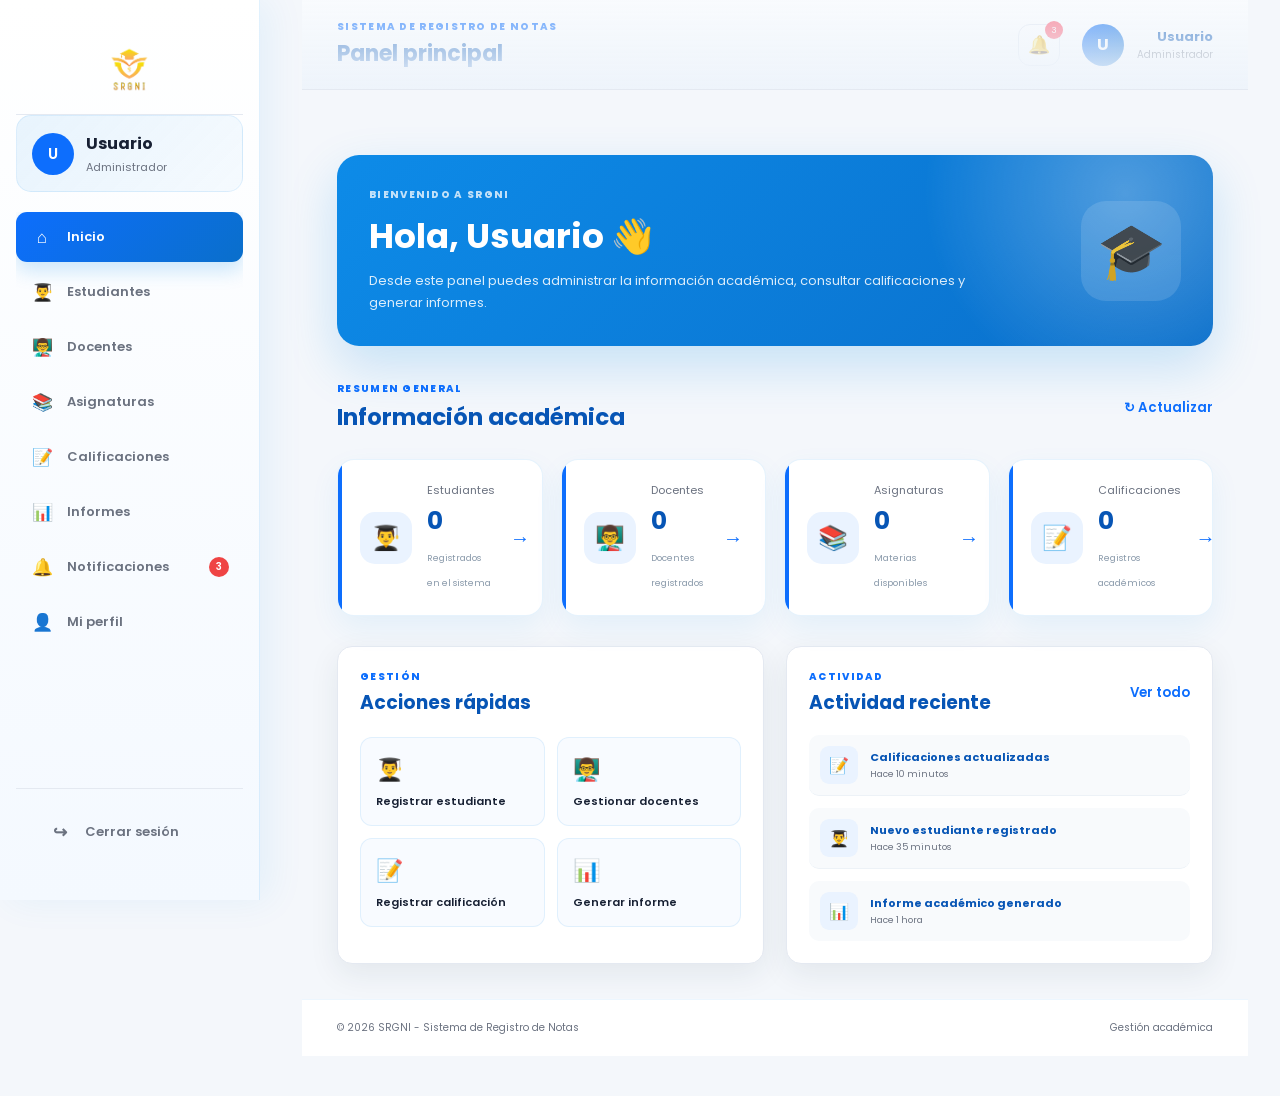
<file: dashboard.html>
<!DOCTYPE html>
<html lang="es">

<head>
    <meta charset="UTF-8">
    <meta name="viewport" content="width=device-width, initial-scale=1.0">

    <title>SRGNI - Panel Principal</title>

    <link rel="stylesheet" href="style.css">
</head>

<body class="dashboard-page">

    <!-- ==========================================
         MENÚ LATERAL
    =========================================== -->

    <aside class="sidebar" id="sidebar">

        <div class="sidebar-logo">
            <img src="imagenes/logo.png" alt="SRGNI">
        </div>

        <div class="user-sidebar">

            <div class="user-avatar" id="sidebarAvatar">
                U
            </div>

            <div>
                <strong id="sidebarUserName">Usuario</strong>
                <span>Administrador</span>
            </div>

        </div>


        <nav class="sidebar-nav">

            <button class="sidebar-link active" data-section="inicio-panel">
                <span class="nav-icon">⌂</span>
                <span>Inicio</span>
            </button>

            <button class="sidebar-link" data-section="estudiantes">
                <span class="nav-icon">👨‍🎓</span>
                <span>Estudiantes</span>
            </button>

            <button class="sidebar-link" data-section="docentes">
                <span class="nav-icon">👨‍🏫</span>
                <span>Docentes</span>
            </button>

            <button class="sidebar-link" data-section="asignaturas">
                <span class="nav-icon">📚</span>
                <span>Asignaturas</span>
            </button>

            <button class="sidebar-link" data-section="calificaciones">
                <span class="nav-icon">📝</span>
                <span>Calificaciones</span>
            </button>

            <button class="sidebar-link" data-section="informes">
                <span class="nav-icon">📊</span>
                <span>Informes</span>
            </button>

            <button class="sidebar-link" data-section="notificaciones">
                <span class="nav-icon">🔔</span>
                <span>Notificaciones</span>

                <span class="notification-badge" id="notificationBadge">
                    3
                </span>
            </button>

            <button class="sidebar-link" data-section="perfil">
                <span class="nav-icon">👤</span>
                <span>Mi perfil</span>
            </button>

        </nav>


        <div class="sidebar-bottom">

            <button class="sidebar-link logout-link" id="logoutButton">
                <span class="nav-icon">↪</span>
                <span>Cerrar sesión</span>
            </button>

        </div>

    </aside>


    <!-- ==========================================
         CONTENIDO PRINCIPAL
    =========================================== -->

    <main class="dashboard-main">

        <!-- ENCABEZADO -->

        <header class="dashboard-header">

            <div class="header-left">

                <button class="menu-toggle" id="menuToggle">
                    ☰
                </button>

                <div>
                    <span class="dashboard-label">
                        SISTEMA DE REGISTRO DE NOTAS
                    </span>

                    <h1 id="sectionTitle">
                        Panel principal
                    </h1>
                </div>

            </div>


            <div class="header-right">

                <button
                    class="header-notification"
                    id="notificationButton"
                    title="Notificaciones">

                    🔔

                    <span id="headerNotificationBadge">
                        3
                    </span>

                </button>


                <div class="header-user">

                    <div class="header-avatar" id="headerAvatar">
                        U
                    </div>

                    <div class="header-user-info">

                        <strong id="headerUserName">
                            Usuario
                        </strong>

                        <span>
                            Administrador
                        </span>

                    </div>

                </div>

            </div>

        </header>


        <!-- ==========================================
             CONTENIDO
        =========================================== -->

        <section class="dashboard-content">


            <!-- ======================================
                 INICIO
            ======================================= -->

            <div
                class="dashboard-section active-section"
                id="inicio-panel">

                <div class="welcome-box">

                    <div>

                        <span class="welcome-tag">
                            BIENVENIDO A SRGNI
                        </span>

                        <h2>
                            Hola,
                            <span id="welcomeUserName">
                                Usuario
                            </span>
                            👋
                        </h2>

                        <p>
                            Desde este panel puedes administrar la
                            información académica, consultar
                            calificaciones y generar informes.
                        </p>

                    </div>

                    <div class="welcome-icon">
                        🎓
                    </div>

                </div>


                <!-- TARJETAS DE RESUMEN -->

                <div class="section-heading">

                    <div>
                        <span>RESUMEN GENERAL</span>

                        <h2>
                            Información académica
                        </h2>
                    </div>

                    <button
                        class="refresh-button"
                        id="refreshData">

                        ↻ Actualizar

                    </button>

                </div>


                <div class="summary-grid">


                    <!-- ESTUDIANTES -->

                    <article
                        class="summary-card students-card"
                        data-section="estudiantes">

                        <div class="summary-icon">
                            👨‍🎓
                        </div>

                        <div class="summary-info">

                            <span>
                                Estudiantes
                            </span>

                            <strong id="studentsCount">
                                0
                            </strong>

                            <small>
                                Registrados en el sistema
                            </small>

                        </div>

                        <span class="card-arrow">
                            →
                        </span>

                    </article>


                    <!-- DOCENTES -->

                    <article
                        class="summary-card teachers-card"
                        data-section="docentes">

                        <div class="summary-icon">
                            👨‍🏫
                        </div>

                        <div class="summary-info">

                            <span>
                                Docentes
                            </span>

                            <strong id="teachersCount">
                                0
                            </strong>

                            <small>
                                Docentes registrados
                            </small>

                        </div>

                        <span class="card-arrow">
                            →
                        </span>

                    </article>


                    <!-- ASIGNATURAS -->

                    <article
                        class="summary-card subjects-card"
                        data-section="asignaturas">

                        <div class="summary-icon">
                            📚
                        </div>

                        <div class="summary-info">

                            <span>
                                Asignaturas
                            </span>

                            <strong id="subjectsCount">
                                0
                            </strong>

                            <small>
                                Materias disponibles
                            </small>

                        </div>

                        <span class="card-arrow">
                            →
                        </span>

                    </article>


                    <!-- CALIFICACIONES -->

                    <article
                        class="summary-card grades-card"
                        data-section="calificaciones">

                        <div class="summary-icon">
                            📝
                        </div>

                        <div class="summary-info">

                            <span>
                                Calificaciones
                            </span>

                            <strong id="gradesCount">
                                0
                            </strong>

                            <small>
                                Registros académicos
                            </small>

                        </div>

                        <span class="card-arrow">
                            →
                        </span>

                    </article>

                </div>


                <!-- ==================================
                     ACCIONES RÁPIDAS
                =================================== -->

                <div class="dashboard-columns">

                    <div class="dashboard-box">

                        <div class="box-heading">

                            <div>
                                <span>GESTIÓN</span>
                                <h3>Acciones rápidas</h3>
                            </div>

                        </div>


                        <div class="quick-actions">

                            <button data-section="estudiantes">
                                <span>👨‍🎓</span>
                                Registrar estudiante
                            </button>

                            <button data-section="docentes">
                                <span>👨‍🏫</span>
                                Gestionar docentes
                            </button>

                            <button data-section="calificaciones">
                                <span>📝</span>
                                Registrar calificación
                            </button>

                            <button data-section="informes">
                                <span>📊</span>
                                Generar informe
                            </button>

                        </div>

                    </div>


                    <!-- ACTIVIDAD RECIENTE -->

                    <div class="dashboard-box">

                        <div class="box-heading">

                            <div>
                                <span>ACTIVIDAD</span>
                                <h3>Actividad reciente</h3>
                            </div>

                            <button
                                class="small-link"
                                data-section="notificaciones">

                                Ver todo

                            </button>

                        </div>


                        <div class="activity-list">

                            <div class="activity-item">

                                <div class="activity-icon">
                                    📝
                                </div>

                                <div>
                                    <strong>
                                        Calificaciones actualizadas
                                    </strong>

                                    <span>
                                        Hace 10 minutos
                                    </span>
                                </div>

                            </div>


                            <div class="activity-item">

                                <div class="activity-icon">
                                    👨‍🎓
                                </div>

                                <div>
                                    <strong>
                                        Nuevo estudiante registrado
                                    </strong>

                                    <span>
                                        Hace 35 minutos
                                    </span>
                                </div>

                            </div>


                            <div class="activity-item">

                                <div class="activity-icon">
                                    📊
                                </div>

                                <div>
                                    <strong>
                                        Informe académico generado
                                    </strong>

                                    <span>
                                        Hace 1 hora
                                    </span>
                                </div>

                            </div>

                        </div>

                    </div>

                </div>

            </div>


            <!-- ======================================
                 ESTUDIANTES
            ======================================= -->

            <div
                class="dashboard-section"
                id="estudiantes">

                <div class="page-title">

                    <span>GESTIÓN ACADÉMICA</span>

                    <h2>
                        Estudiantes
                    </h2>

                    <p>
                        Registre, consulte y administre la información
                        académica de los estudiantes.
                    </p>

                </div>


                <div class="management-grid">

                    <div class="management-card">

                        <div class="management-card-icon">
                            👨‍🎓
                        </div>

                        <h3>
                            Registro de estudiantes
                        </h3>

                        <p>
                            Permite registrar nuevos estudiantes
                            dentro del sistema.
                        </p>

                        <button class="primary-button">
                            Registrar estudiante
                        </button>

                    </div>


                    <div class="management-card">

                        <div class="management-card-icon">
                            🔎
                        </div>

                        <h3>
                            Consultar estudiantes
                        </h3>

                        <p>
                            Consulte la información registrada
                            de los estudiantes.
                        </p>

                        <button class="secondary-button">
                            Consultar estudiantes
                        </button>

                    </div>

                </div>

            </div>


            <!-- ======================================
                 DOCENTES
            ======================================= -->

            <div
                class="dashboard-section"
                id="docentes">

                <div class="page-title">

                    <span>GESTIÓN ACADÉMICA</span>

                    <h2>
                        Docentes
                    </h2>

                    <p>
                        Administre la información de los docentes
                        y las asignaturas a su cargo.
                    </p>

                </div>


                <div class="management-grid">

                    <div class="management-card">

                        <div class="management-card-icon">
                            👨‍🏫
                        </div>

                        <h3>
                            Registrar docente
                        </h3>

                        <p>
                            Agregue nuevos docentes al sistema SRGNI.
                        </p>

                        <button class="primary-button">
                            Registrar docente
                        </button>

                    </div>


                    <div class="management-card">

                        <div class="management-card-icon">
                            📋
                        </div>

                        <h3>
                            Lista de docentes
                        </h3>

                        <p>
                            Consulte y administre los docentes registrados.
                        </p>

                        <button class="secondary-button">
                            Ver docentes
                        </button>

                    </div>

                </div>

            </div>


            <!-- ======================================
                 ASIGNATURAS
            ======================================= -->

            <div
                class="dashboard-section"
                id="asignaturas">

                <div class="page-title">

                    <span>GESTIÓN ACADÉMICA</span>

                    <h2>
                        Asignaturas
                    </h2>

                    <p>
                        Administre las asignaturas disponibles
                        dentro del sistema.
                    </p>

                </div>


                <div class="management-grid">

                    <div class="management-card">

                        <div class="management-card-icon">
                            📚
                        </div>

                        <h3>
                            Nueva asignatura
                        </h3>

                        <p>
                            Registre una nueva asignatura académica.
                        </p>

                        <button class="primary-button">
                            Crear asignatura
                        </button>

                    </div>


                    <div class="management-card">

                        <div class="management-card-icon">
                            📖
                        </div>

                        <h3>
                            Asignaturas registradas
                        </h3>

                        <p>
                            Consulte las materias actualmente disponibles.
                        </p>

                        <button class="secondary-button">
                            Ver asignaturas
                        </button>

                    </div>

                </div>

            </div>


            <!-- ======================================
                 CALIFICACIONES
            ======================================= -->

            <div
                class="dashboard-section"
                id="calificaciones">

                <div class="page-title">

                    <span>GESTIÓN ACADÉMICA</span>

                    <h2>
                        Calificaciones
                    </h2>

                    <p>
                        Registre y consulte las calificaciones
                        de los estudiantes.
                    </p>

                </div>


                <div class="grades-panel">

                    <div class="grades-header">

                        <div>
                            <h3>
                                Registro de calificaciones
                            </h3>

                            <p>
                                Seleccione una asignatura y un período.
                            </p>
                        </div>

                        <button class="primary-button">
                            + Nueva calificación
                        </button>

                    </div>


                    <div class="fake-table">

                        <div class="table-row table-head">

                            <span>Estudiante</span>
                            <span>Asignatura</span>
                            <span>Período</span>
                            <span>Nota</span>

                        </div>


                        <div class="table-row">

                            <span>Juan Pérez</span>
                            <span>Programación</span>
                            <span>Periodo 1</span>
                            <strong>4.5</strong>

                        </div>


                        <div class="table-row">

                            <span>María Gómez</span>
                            <span>Base de Datos</span>
                            <span>Periodo 1</span>
                            <strong>4.2</strong>

                        </div>


                        <div class="table-row">

                            <span>Carlos Rodríguez</span>
                            <span>Inglés</span>
                            <span>Periodo 1</span>
                            <strong>3.9</strong>

                        </div>

                    </div>

                </div>

            </div>


            <!-- ======================================
                 INFORMES
            ======================================= -->

            <div
                class="dashboard-section"
                id="informes">

                <div class="page-title">

                    <span>REPORTES</span>

                    <h2>
                        Informes
                    </h2>

                    <p>
                        Genere y consulte informes con información
                        académica organizada.
                    </p>

                </div>


                <div class="reports-grid">

                    <div class="report-card">

                        <span class="report-icon">
                            📊
                        </span>

                        <h3>
                            Rendimiento académico
                        </h3>

                        <p>
                            Consulte el rendimiento general de los estudiantes.
                        </p>

                        <button class="primary-button">
                            Generar informe
                        </button>

                    </div>


                    <div class="report-card">

                        <span class="report-icon">
                            📈
                        </span>

                        <h3>
                            Promedios
                        </h3>

                        <p>
                            Consulte los promedios académicos registrados.
                        </p>

                        <button class="secondary-button">
                            Consultar
                        </button>

                    </div>


                    <div class="report-card">

                        <span class="report-icon">
                            📄
                        </span>

                        <h3>
                            Reporte de calificaciones
                        </h3>

                        <p>
                            Genere un reporte general de calificaciones.
                        </p>

                        <button class="secondary-button">
                            Generar reporte
                        </button>

                    </div>

                </div>

            </div>


            <!-- ======================================
                 NOTIFICACIONES
            ======================================= -->

            <div
                class="dashboard-section"
                id="notificaciones">

                <div class="page-title">

                    <span>SISTEMA</span>

                    <h2>
                        Notificaciones
                    </h2>

                    <p>
                        Consulte las novedades y actividades recientes.
                    </p>

                </div>


                <div class="notifications-panel">

                    <div class="notification-item unread">

                        <div class="notification-icon">
                            🔔
                        </div>

                        <div>
                            <strong>
                                Nuevas calificaciones registradas
                            </strong>

                            <p>
                                Se han actualizado nuevas calificaciones.
                            </p>

                            <small>
                                Hace 10 minutos
                            </small>
                        </div>

                    </div>


                    <div class="notification-item unread">

                        <div class="notification-icon">
                            👨‍🎓
                        </div>

                        <div>
                            <strong>
                                Nuevo estudiante
                            </strong>

                            <p>
                                Se registró un nuevo estudiante.
                            </p>

                            <small>
                                Hace 35 minutos
                            </small>
                        </div>

                    </div>


                    <div class="notification-item">

                        <div class="notification-icon">
                            📊
                        </div>

                        <div>
                            <strong>
                                Informe disponible
                            </strong>

                            <p>
                                El informe académico está disponible.
                            </p>

                            <small>
                                Hace 1 hora
                            </small>
                        </div>

                    </div>

                </div>

            </div>


            <!-- ======================================
                 PERFIL
            ======================================= -->

            <div
                class="dashboard-section"
                id="perfil">

                <div class="page-title">

                    <span>CUENTA</span>

                    <h2>
                        Mi perfil
                    </h2>

                    <p>
                        Información del usuario que inició sesión.
                    </p>

                </div>


                <div class="profile-panel">

                    <div class="profile-header">

                        <div
                            class="profile-avatar"
                            id="profileAvatar">

                            U

                        </div>

                        <div>

                            <h3 id="profileName">
                                Usuario
                            </h3>

                            <span>
                                Administrador
                            </span>

                        </div>

                    </div>


                    <div class="profile-data">

                        <div>
                            <span>Usuario</span>
                            <strong id="profileUsername">
                                usuario
                            </strong>
                        </div>

                        <div>
                            <span>Rol</span>
                            <strong>
                                Administrador
                            </strong>
                        </div>

                        <div>
                            <span>Estado</span>
                            <strong class="status-active">
                                Activo
                            </strong>
                        </div>

                        <div>
                            <span>Sistema</span>
                            <strong>
                                SRGNI
                            </strong>
                        </div>

                    </div>

                </div>

            </div>

        </section>


        <!-- ==========================================
             FOOTER
        =========================================== -->

        <footer class="dashboard-footer">

            <p>
                © <span id="dashboardYear"></span>
                SRGNI - Sistema de Registro de Notas
            </p>

            <span>
                Gestión académica
            </span>

        </footer>

    </main>


    <!-- ==========================================
         MODAL DE NOTIFICACIONES
    =========================================== -->

    <div
        class="notification-modal"
        id="notificationModal">

        <div class="notification-modal-content">

            <div class="modal-header">

                <div>
                    <span>SRGNI</span>

                    <h3>
                        Notificaciones
                    </h3>
                </div>

                <button id="closeNotificationModal">
                    ×
                </button>

            </div>


            <div class="modal-notification">

                <span>🔔</span>

                <div>
                    <strong>
                        Nuevas calificaciones
                    </strong>

                    <p>
                        Se han registrado nuevas calificaciones.
                    </p>
                </div>

            </div>


            <div class="modal-notification">

                <span>👨‍🎓</span>

                <div>
                    <strong>
                        Nuevo estudiante
                    </strong>

                    <p>
                        Hay un nuevo estudiante registrado.
                    </p>
                </div>

            </div>


            <div class="modal-notification">

                <span>📊</span>

                <div>
                    <strong>
                        Informe generado
                    </strong>

                    <p>
                        Se generó un nuevo informe académico.
                    </p>

                </div>

            </div>


            <button
                class="primary-button modal-button"
                id="markNotifications">

                Marcar como leídas

            </button>

        </div>

    </div>


    <script src="scrip.js"></script>

</body>

</html>
</file>
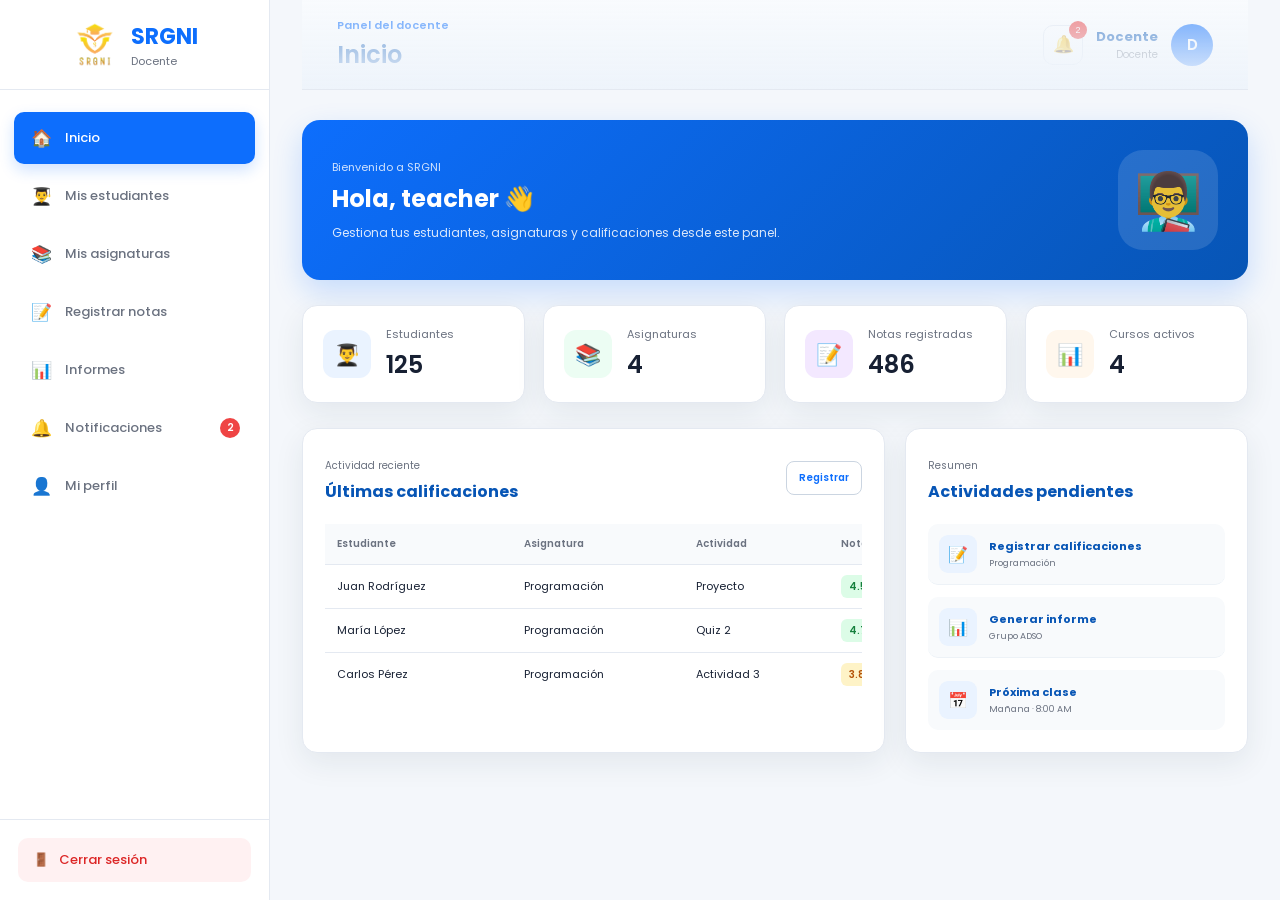
<file: docente.html>
<!DOCTYPE html>
<html lang="es">
<head>

    <meta charset="UTF-8">
    <meta name="viewport" content="width=device-width, initial-scale=1.0">

    <title>SRGNI - Panel del Docente</title>

    <link rel="stylesheet" href="style.css">

    <link rel="preconnect" href="https://fonts.googleapis.com">
    <link rel="preconnect" href="https://fonts.gstatic.com" crossorigin>

    <link href="https://fonts.googleapis.com/css2?family=Poppins:wght@300;400;500;600;700&display=swap" rel="stylesheet">

</head>

<body class="dashboard-page teacher-page">

    <!-- MENÚ MÓVIL -->

    <button class="mobile-menu-btn" id="mobileMenuBtn">
        ☰
    </button>


    <!-- =========================
         SIDEBAR
    ========================== -->

    <aside class="dashboard-sidebar" id="dashboardSidebar">

        <div class="sidebar-logo">

            <img src="imagenes/logo.png" alt="Logo SRGNI">

            <div>

                <h2>SRGNI</h2>

                <span>Docente</span>

            </div>

        </div>


        <nav class="dashboard-nav">

            <button class="nav-item active" data-section="teacher-home">

                <span class="nav-icon">🏠</span>

                <span>Inicio</span>

            </button>


            <button class="nav-item" data-section="teacher-students">

                <span class="nav-icon">👨‍🎓</span>

                <span>Mis estudiantes</span>

            </button>


            <button class="nav-item" data-section="teacher-subjects">

                <span class="nav-icon">📚</span>

                <span>Mis asignaturas</span>

            </button>


            <button class="nav-item" data-section="teacher-grades">

                <span class="nav-icon">📝</span>

                <span>Registrar notas</span>

            </button>


            <button class="nav-item" data-section="teacher-reports">

                <span class="nav-icon">📊</span>

                <span>Informes</span>

            </button>


            <button class="nav-item" data-section="teacher-notifications">

                <span class="nav-icon">🔔</span>

                <span>Notificaciones</span>

                <span class="notification-badge">
                    2
                </span>

            </button>


            <button class="nav-item" data-section="teacher-profile">

                <span class="nav-icon">👤</span>

                <span>Mi perfil</span>

            </button>

        </nav>


        <div class="sidebar-bottom">

            <button class="logout-btn" id="teacherLogout">

                <span>🚪</span>

                Cerrar sesión

            </button>

        </div>

    </aside>


    <!-- =========================
         CONTENIDO
    ========================== -->

    <main class="dashboard-main">


        <!-- HEADER -->

        <header class="dashboard-header">

            <div class="header-title">

                <span class="header-section-label">
                    Panel del docente
                </span>

                <h1 id="teacherPageTitle">
                    Inicio
                </h1>

            </div>


            <div class="header-user">

                <button class="notification-button" id="teacherNotificationButton">

                    🔔

                    <span>
                        2
                    </span>

                </button>


                <div class="header-user-info">

                    <strong id="teacherHeaderName">
                        Docente
                    </strong>

                    <small>
                        Docente
                    </small>

                </div>


                <div class="user-avatar" id="teacherAvatar">
                    D
                </div>

            </div>

        </header>


        <!-- =========================
             INICIO
        ========================== -->

        <section class="dashboard-section active" id="teacher-home">


            <div class="welcome-card">

                <div>

                    <span class="welcome-small">
                        Bienvenido a SRGNI
                    </span>

                    <h2>
                        Hola, <span id="teacherWelcomeName">
                            teacher
                        </span> 👋
                    </h2>

                    <p>
                        Gestiona tus estudiantes, asignaturas y calificaciones desde este panel.
                    </p>

                </div>


                <div class="welcome-icon">
                    👨‍🏫
                </div>

            </div>


            <!-- TARJETAS -->

            <div class="dashboard-cards">


                <div class="dashboard-card">

                    <div class="card-icon blue">
                        👨‍🎓
                    </div>

                    <div>

                        <span>Estudiantes</span>

                        <strong id="teacherStudentsCount">
                            125
                        </strong>

                    </div>

                </div>


                <div class="dashboard-card">

                    <div class="card-icon green">
                        📚
                    </div>

                    <div>

                        <span>Asignaturas</span>

                        <strong id="teacherSubjectsCount">
                            4
                        </strong>

                    </div>

                </div>


                <div class="dashboard-card">

                    <div class="card-icon purple">
                        📝
                    </div>

                    <div>

                        <span>Notas registradas</span>

                        <strong id="teacherGradesCount">
                            486
                        </strong>

                    </div>

                </div>


                <div class="dashboard-card">

                    <div class="card-icon orange">
                        📊
                    </div>

                    <div>

                        <span>Cursos activos</span>

                        <strong id="teacherCoursesCount">
                            4
                        </strong>

                    </div>

                </div>

            </div>


            <!-- CONTENIDO -->

            <div class="dashboard-grid">


                <div class="dashboard-box">

                    <div class="box-header">

                        <div>

                            <span>Actividad reciente</span>

                            <h3>
                                Últimas calificaciones
                            </h3>

                        </div>

                        <button class="small-btn" data-section="teacher-grades">
                            Registrar
                        </button>

                    </div>


                    <div class="table-responsive">

                        <table class="dashboard-table">

                            <thead>

                                <tr>

                                    <th>Estudiante</th>

                                    <th>Asignatura</th>

                                    <th>Actividad</th>

                                    <th>Nota</th>

                                </tr>

                            </thead>


                            <tbody>

                                <tr>

                                    <td>Juan Rodríguez</td>

                                    <td>Programación</td>

                                    <td>Proyecto</td>

                                    <td>
                                        <span class="grade good">
                                            4.5
                                        </span>
                                    </td>

                                </tr>


                                <tr>

                                    <td>María López</td>

                                    <td>Programación</td>

                                    <td>Quiz 2</td>

                                    <td>
                                        <span class="grade good">
                                            4.7
                                        </span>
                                    </td>

                                </tr>


                                <tr>

                                    <td>Carlos Pérez</td>

                                    <td>Programación</td>

                                    <td>Actividad 3</td>

                                    <td>
                                        <span class="grade medium">
                                            3.8
                                        </span>
                                    </td>

                                </tr>

                            </tbody>

                        </table>

                    </div>

                </div>


                <div class="dashboard-box">

                    <div class="box-header">

                        <div>

                            <span>Resumen</span>

                            <h3>
                                Actividades pendientes
                            </h3>

                        </div>

                    </div>


                    <div class="activity-list">


                        <div class="activity-item">

                            <div class="activity-icon">
                                📝
                            </div>

                            <div>

                                <strong>
                                    Registrar calificaciones
                                </strong>

                                <span>
                                    Programación
                                </span>

                            </div>

                        </div>


                        <div class="activity-item">

                            <div class="activity-icon">
                                📊
                            </div>

                            <div>

                                <strong>
                                    Generar informe
                                </strong>

                                <span>
                                    Grupo ADSO
                                </span>

                            </div>

                        </div>


                        <div class="activity-item">

                            <div class="activity-icon">
                                📅
                            </div>

                            <div>

                                <strong>
                                    Próxima clase
                                </strong>

                                <span>
                                    Mañana · 8:00 AM
                                </span>

                            </div>

                        </div>

                    </div>

                </div>

            </div>

        </section>


        <!-- =========================
             ESTUDIANTES
        ========================== -->

        <section class="dashboard-section" id="teacher-students">


            <div class="section-heading">

                <div>

                    <span>
                        Gestión académica
                    </span>

                    <h2>
                        Mis estudiantes
                    </h2>

                </div>

                <button class="primary-btn" id="addStudentBtn">
                    + Agregar estudiante
                </button>

            </div>


            <div class="dashboard-box">

                <div class="search-bar">

                    <input
                        type="text"
                        id="studentSearch"
                        placeholder="Buscar estudiante..."
                    >

                    <button>
                        🔍
                    </button>

                </div>


                <div class="table-responsive">

                    <table class="dashboard-table" id="studentsTable">

                        <thead>

                            <tr>

                                <th>Nombre</th>
                                <th>Documento</th>
                                <th>Programa</th>
                                <th>Estado</th>
                                <th>Acción</th>

                            </tr>

                        </thead>


                        <tbody>

                            <tr>

                                <td>Juan Rodríguez</td>

                                <td>1001234567</td>

                                <td>ADSO</td>

                                <td>
                                    <span class="status-active">
                                        Activo
                                    </span>
                                </td>

                                <td>
                                    <button class="table-action">
                                        Ver
                                    </button>
                                </td>

                            </tr>


                            <tr>

                                <td>María López</td>

                                <td>1009876543</td>

                                <td>ADSO</td>

                                <td>
                                    <span class="status-active">
                                        Activo
                                    </span>
                                </td>

                                <td>
                                    <button class="table-action">
                                        Ver
                                    </button>
                                </td>

                            </tr>


                            <tr>

                                <td>Carlos Pérez</td>

                                <td>1004567890</td>

                                <td>ADSO</td>

                                <td>
                                    <span class="status-active">
                                        Activo
                                    </span>
                                </td>

                                <td>
                                    <button class="table-action">
                                        Ver
                                    </button>
                                </td>

                            </tr>


                            <tr>

                                <td>Ana Torres</td>

                                <td>1003214567</td>

                                <td>ADSO</td>

                                <td>
                                    <span class="status-active">
                                        Activo
                                    </span>
                                </td>

                                <td>
                                    <button class="table-action">
                                        Ver
                                    </button>
                                </td>

                            </tr>

                        </tbody>

                    </table>

                </div>

            </div>

        </section>


        <!-- =========================
             ASIGNATURAS
        ========================== -->

        <section class="dashboard-section" id="teacher-subjects">


            <div class="section-heading">

                <div>

                    <span>
                        Gestión académica
                    </span>

                    <h2>
                        Mis asignaturas
                    </h2>

                </div>

            </div>


            <div class="subject-grid">


                <article class="subject-card">

                    <div class="subject-icon">
                        💻
                    </div>

                    <h3>
                        Programación
                    </h3>

                    <p>
                        Grupo ADSO-01
                    </p>

                    <span class="subject-status">
                        32 estudiantes
                    </span>

                </article>


                <article class="subject-card">

                    <div class="subject-icon">
                        🌐
                    </div>

                    <h3>
                        Desarrollo web
                    </h3>

                    <p>
                        Grupo ADSO-02
                    </p>

                    <span class="subject-status">
                        30 estudiantes
                    </span>

                </article>


                <article class="subject-card">

                    <div class="subject-icon">
                        🗄️
                    </div>

                    <h3>
                        Base de datos
                    </h3>

                    <p>
                        Grupo ADSO-01
                    </p>

                    <span class="subject-status">
                        31 estudiantes
                    </span>

                </article>


                <article class="subject-card">

                    <div class="subject-icon">
                        📊
                    </div>

                    <h3>
                        Gestión de proyectos
                    </h3>

                    <p>
                        Grupo ADSO-03
                    </p>

                    <span class="subject-status">
                        32 estudiantes
                    </span>

                </article>

            </div>

        </section>


        <!-- =========================
             REGISTRAR NOTAS
        ========================== -->

        <section class="dashboard-section" id="teacher-grades">


            <div class="section-heading">

                <div>

                    <span>
                        Gestión académica
                    </span>

                    <h2>
                        Registrar calificaciones
                    </h2>

                </div>

            </div>


            <div class="grade-form-card">


                <div class="form-group">

                    <label for="gradeStudent">
                        Estudiante
                    </label>

                    <select id="gradeStudent">

                        <option value="">
                            Seleccione un estudiante
                        </option>

                        <option>
                            Juan Rodríguez
                        </option>

                        <option>
                            María López
                        </option>

                        <option>
                            Carlos Pérez
                        </option>

                        <option>
                            Ana Torres
                        </option>

                    </select>

                </div>


                <div class="form-group">

                    <label for="gradeSubject">
                        Asignatura
                    </label>

                    <select id="gradeSubject">

                        <option value="">
                            Seleccione una asignatura
                        </option>

                        <option>
                            Programación
                        </option>

                        <option>
                            Desarrollo web
                        </option>

                        <option>
                            Base de datos
                        </option>

                        <option>
                            Gestión de proyectos
                        </option>

                    </select>

                </div>


                <div class="form-group">

                    <label for="gradeActivity">
                        Actividad
                    </label>

                    <input
                        type="text"
                        id="gradeActivity"
                        placeholder="Ej. Proyecto final"
                    >

                </div>


                <div class="form-group">

                    <label for="gradeValue">
                        Calificación
                    </label>

                    <input
                        type="number"
                        id="gradeValue"
                        min="0"
                        max="5"
                        step="0.1"
                        placeholder="0.0 - 5.0"
                    >

                </div>


                <button class="primary-btn" id="saveGradeBtn">

                    Guardar calificación

                </button>


                <p class="form-message" id="gradeMessage"></p>

            </div>

        </section>


        <!-- =========================
             INFORMES
        ========================== -->

        <section class="dashboard-section" id="teacher-reports">


            <div class="section-heading">

                <div>

                    <span>
                        Información académica
                    </span>

                    <h2>
                        Informes
                    </h2>

                </div>

            </div>


            <div class="report-grid">


                <div class="report-card">

                    <div class="report-icon">
                        📊
                    </div>

                    <h3>
                        Rendimiento académico
                    </h3>

                    <p>
                        Consulta el rendimiento general de tus estudiantes.
                    </p>

                    <button class="small-btn">
                        Generar informe
                    </button>

                </div>


                <div class="report-card">

                    <div class="report-icon">
                        📝
                    </div>

                    <h3>
                        Calificaciones
                    </h3>

                    <p>
                        Visualiza las notas registradas por asignatura.
                    </p>

                    <button class="small-btn">
                        Generar informe
                    </button>

                </div>


                <div class="report-card">

                    <div class="report-icon">
                        👨‍🎓
                    </div>

                    <h3>
                        Estudiantes
                    </h3>

                    <p>
                        Consulta información general de los estudiantes.
                    </p>

                    <button class="small-btn">
                        Generar informe
                    </button>

                </div>

            </div>

        </section>


        <!-- =========================
             NOTIFICACIONES
        ========================== -->

        <section class="dashboard-section" id="teacher-notifications">


            <div class="section-heading">

                <div>

                    <span>
                        Centro de información
                    </span>

                    <h2>
                        Notificaciones
                    </h2>

                </div>

                <button class="primary-btn" id="markTeacherNotifications">
                    Marcar como leídas
                </button>

            </div>


            <div class="notification-list">


                <div class="system-notification unread">

                    <div class="notification-icon">
                        📝
                    </div>

                    <div>

                        <strong>
                            Calificaciones pendientes
                        </strong>

                        <p>
                            Hay estudiantes pendientes de calificación.
                        </p>

                        <small>
                            Hace 1 hora
                        </small>

                    </div>

                </div>


                <div class="system-notification unread">

                    <div class="notification-icon">
                        📅
                    </div>

                    <div>

                        <strong>
                            Próxima actividad
                        </strong>

                        <p>
                            Tienes una actividad programada para mañana.
                        </p>

                        <small>
                            Ayer
                        </small>

                    </div>

                </div>

            </div>

        </section>


        <!-- =========================
             PERFIL
        ========================== -->

        <section class="dashboard-section" id="teacher-profile">


            <div class="section-heading">

                <div>

                    <span>
                        Cuenta
                    </span>

                    <h2>
                        Mi perfil
                    </h2>

                </div>

            </div>


            <div class="profile-card">


                <div class="profile-avatar">
                    D
                </div>


                <div class="profile-information">

                    <h2 id="teacherProfileName">
                        Docente
                    </h2>

                    <p>
                        Usuario docente
                    </p>


                    <div class="profile-details">


                        <div>

                            <span>
                                Rol
                            </span>

                            <strong>
                                Docente
                            </strong>

                        </div>


                        <div>

                            <span>
                                Área
                            </span>

                            <strong>
                                Análisis y Desarrollo de Software
                            </strong>

                        </div>


                        <div>

                            <span>
                                Estado
                            </span>

                            <strong class="profile-active">
                                Activo
                            </strong>

                        </div>

                    </div>

                </div>

            </div>

        </section>

    </main>


    <!-- OVERLAY -->

    <div class="sidebar-overlay" id="sidebarOverlay"></div>


    <!-- MODAL -->

    <div class="dashboard-modal" id="teacherNotificationModal">

        <div class="modal-content">

            <button class="modal-close" id="closeTeacherModal">
                ×
            </button>

            <div class="modal-icon">
                🔔
            </div>

            <h2>
                Notificaciones
            </h2>

            <p>
                Tienes 2 notificaciones pendientes.
            </p>

            <button class="primary-btn" data-section="teacher-notifications">
                Ver notificaciones
            </button>

        </div>

    </div>


    <script src="scrip.js"></script>

</body>
</html>
</file>
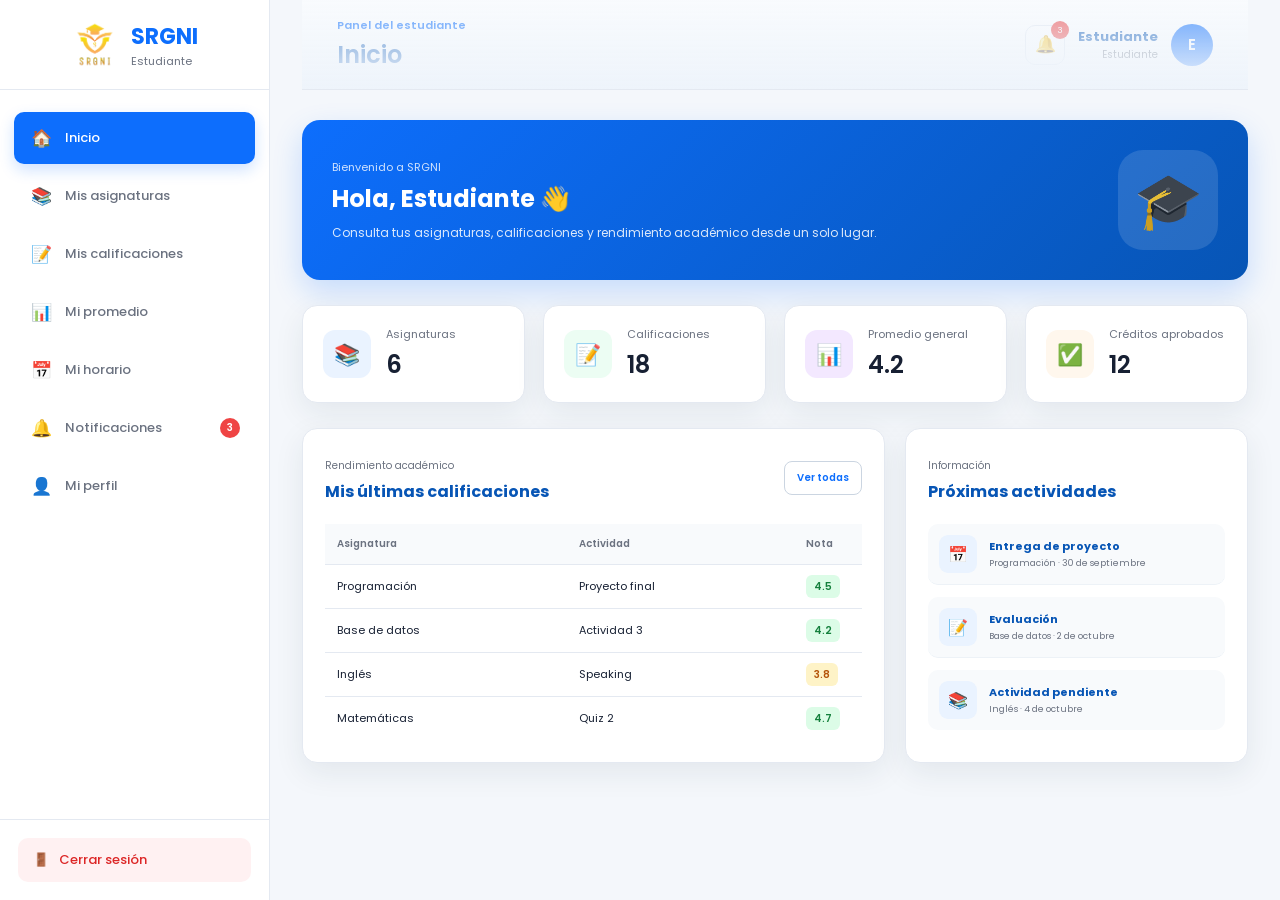
<file: estudiante.html>
<!DOCTYPE html>
<html lang="es">
<head>
    <meta charset="UTF-8">
    <meta name="viewport" content="width=device-width, initial-scale=1.0">

    <title>SRGNI - Panel del Estudiante</title>

    <link rel="stylesheet" href="style.css">

    <link rel="preconnect" href="https://fonts.googleapis.com">
    <link rel="preconnect" href="https://fonts.gstatic.com" crossorigin>

    <link href="https://fonts.googleapis.com/css2?family=Poppins:wght@300;400;500;600;700&display=swap" rel="stylesheet">
</head>

<body class="dashboard-page student-page">

    <!-- BOTÓN MENÚ MÓVIL -->
    <button class="mobile-menu-btn" id="mobileMenuBtn">
        ☰
    </button>

    <!-- =========================
         BARRA LATERAL
    ========================== -->
    <aside class="dashboard-sidebar" id="dashboardSidebar">

        <div class="sidebar-logo">
            <img src="imagenes/logo.png" alt="Logo SRGNI">

            <div>
                <h2>SRGNI</h2>
                <span>Estudiante</span>
            </div>
        </div>

        <nav class="dashboard-nav">

            <button class="nav-item active" data-section="student-home">
                <span class="nav-icon">🏠</span>
                <span>Inicio</span>
            </button>

            <button class="nav-item" data-section="student-subjects">
                <span class="nav-icon">📚</span>
                <span>Mis asignaturas</span>
            </button>

            <button class="nav-item" data-section="student-grades">
                <span class="nav-icon">📝</span>
                <span>Mis calificaciones</span>
            </button>

            <button class="nav-item" data-section="student-average">
                <span class="nav-icon">📊</span>
                <span>Mi promedio</span>
            </button>

            <button class="nav-item" data-section="student-schedule">
                <span class="nav-icon">📅</span>
                <span>Mi horario</span>
            </button>

            <button class="nav-item" data-section="student-notifications">
                <span class="nav-icon">🔔</span>
                <span>Notificaciones</span>
                <span class="notification-badge">3</span>
            </button>

            <button class="nav-item" data-section="student-profile">
                <span class="nav-icon">👤</span>
                <span>Mi perfil</span>
            </button>

        </nav>

        <div class="sidebar-bottom">

            <button class="logout-btn" id="studentLogout">
                <span>🚪</span>
                Cerrar sesión
            </button>

        </div>

    </aside>


    <!-- =========================
         CONTENIDO PRINCIPAL
    ========================== -->

    <main class="dashboard-main">

        <!-- HEADER -->
        <header class="dashboard-header">

            <div class="header-title">

                <span class="header-section-label">
                    Panel del estudiante
                </span>

                <h1 id="studentPageTitle">
                    Inicio
                </h1>

            </div>

            <div class="header-user">

                <button class="notification-button" id="studentNotificationButton">
                    🔔
                    <span>3</span>
                </button>

                <div class="header-user-info">

                    <strong id="studentHeaderName">
                        Estudiante
                    </strong>

                    <small>
                        Estudiante
                    </small>

                </div>

                <div class="user-avatar" id="studentAvatar">
                    E
                </div>

            </div>

        </header>


        <!-- =========================
             SECCIÓN INICIO
        ========================== -->

        <section class="dashboard-section active" id="student-home">

            <div class="welcome-card">

                <div>

                    <span class="welcome-small">
                        Bienvenido a SRGNI
                    </span>

                    <h2>
                        Hola, <span id="studentWelcomeName">Estudiante</span> 👋
                    </h2>

                    <p>
                        Consulta tus asignaturas, calificaciones y rendimiento académico desde un solo lugar.
                    </p>

                </div>

                <div class="welcome-icon">
                    🎓
                </div>

            </div>


            <!-- TARJETAS -->

            <div class="dashboard-cards">

                <div class="dashboard-card">

                    <div class="card-icon blue">
                        📚
                    </div>

                    <div>
                        <span>Asignaturas</span>
                        <strong id="studentSubjectsCount">6</strong>
                    </div>

                </div>


                <div class="dashboard-card">

                    <div class="card-icon green">
                        📝
                    </div>

                    <div>
                        <span>Calificaciones</span>
                        <strong id="studentGradesCount">18</strong>
                    </div>

                </div>


                <div class="dashboard-card">

                    <div class="card-icon purple">
                        📊
                    </div>

                    <div>
                        <span>Promedio general</span>
                        <strong id="studentAverage">4.2</strong>
                    </div>

                </div>


                <div class="dashboard-card">

                    <div class="card-icon orange">
                        ✅
                    </div>

                    <div>
                        <span>Créditos aprobados</span>
                        <strong id="studentCredits">12</strong>
                    </div>

                </div>

            </div>


            <!-- INFORMACIÓN -->

            <div class="dashboard-grid">

                <div class="dashboard-box">

                    <div class="box-header">

                        <div>
                            <span>Rendimiento académico</span>
                            <h3>Mis últimas calificaciones</h3>
                        </div>

                        <button class="small-btn" data-section="student-grades">
                            Ver todas
                        </button>

                    </div>

                    <div class="table-responsive">

                        <table class="dashboard-table">

                            <thead>
                                <tr>
                                    <th>Asignatura</th>
                                    <th>Actividad</th>
                                    <th>Nota</th>
                                </tr>
                            </thead>

                            <tbody>

                                <tr>
                                    <td>Programación</td>
                                    <td>Proyecto final</td>
                                    <td>
                                        <span class="grade good">4.5</span>
                                    </td>
                                </tr>

                                <tr>
                                    <td>Base de datos</td>
                                    <td>Actividad 3</td>
                                    <td>
                                        <span class="grade good">4.2</span>
                                    </td>
                                </tr>

                                <tr>
                                    <td>Inglés</td>
                                    <td>Speaking</td>
                                    <td>
                                        <span class="grade medium">3.8</span>
                                    </td>
                                </tr>

                                <tr>
                                    <td>Matemáticas</td>
                                    <td>Quiz 2</td>
                                    <td>
                                        <span class="grade good">4.7</span>
                                    </td>
                                </tr>

                            </tbody>

                        </table>

                    </div>

                </div>


                <div class="dashboard-box">

                    <div class="box-header">

                        <div>
                            <span>Información</span>
                            <h3>Próximas actividades</h3>
                        </div>

                    </div>

                    <div class="activity-list">

                        <div class="activity-item">

                            <div class="activity-icon">
                                📅
                            </div>

                            <div>
                                <strong>Entrega de proyecto</strong>
                                <span>Programación · 30 de septiembre</span>
                            </div>

                        </div>


                        <div class="activity-item">

                            <div class="activity-icon">
                                📝
                            </div>

                            <div>
                                <strong>Evaluación</strong>
                                <span>Base de datos · 2 de octubre</span>
                            </div>

                        </div>


                        <div class="activity-item">

                            <div class="activity-icon">
                                📚
                            </div>

                            <div>
                                <strong>Actividad pendiente</strong>
                                <span>Inglés · 4 de octubre</span>
                            </div>

                        </div>

                    </div>

                </div>

            </div>

        </section>


        <!-- =========================
             ASIGNATURAS
        ========================== -->

        <section class="dashboard-section" id="student-subjects">

            <div class="section-heading">

                <div>
                    <span>Información académica</span>
                    <h2>Mis asignaturas</h2>
                </div>

            </div>


            <div class="subject-grid">

                <article class="subject-card">

                    <div class="subject-icon">
                        💻
                    </div>

                    <h3>Programación</h3>

                    <p>
                        Docente: Carlos Rodríguez
                    </p>

                    <span class="subject-status">
                        Activa
                    </span>

                </article>


                <article class="subject-card">

                    <div class="subject-icon">
                        🗄️
                    </div>

                    <h3>Base de datos</h3>

                    <p>
                        Docente: Laura Martínez
                    </p>

                    <span class="subject-status">
                        Activa
                    </span>

                </article>


                <article class="subject-card">

                    <div class="subject-icon">
                        🌐
                    </div>

                    <h3>Desarrollo web</h3>

                    <p>
                        Docente: Andrés Gómez
                    </p>

                    <span class="subject-status">
                        Activa
                    </span>

                </article>


                <article class="subject-card">

                    <div class="subject-icon">
                        🇬🇧
                    </div>

                    <h3>Inglés</h3>

                    <p>
                        Docente: María López
                    </p>

                    <span class="subject-status">
                        Activa
                    </span>

                </article>


                <article class="subject-card">

                    <div class="subject-icon">
                        ➗
                    </div>

                    <h3>Matemáticas</h3>

                    <p>
                        Docente: Juan Pérez
                    </p>

                    <span class="subject-status">
                        Activa
                    </span>

                </article>


                <article class="subject-card">

                    <div class="subject-icon">
                        📋
                    </div>

                    <h3>Gestión de proyectos</h3>

                    <p>
                        Docente: Diana Torres
                    </p>

                    <span class="subject-status">
                        Activa
                    </span>

                </article>

            </div>

        </section>


        <!-- =========================
             CALIFICACIONES
        ========================== -->

        <section class="dashboard-section" id="student-grades">

            <div class="section-heading">

                <div>
                    <span>Rendimiento académico</span>
                    <h2>Mis calificaciones</h2>
                </div>

            </div>


            <div class="dashboard-box">

                <div class="table-responsive">

                    <table class="dashboard-table">

                        <thead>

                            <tr>
                                <th>Asignatura</th>
                                <th>Actividad</th>
                                <th>Periodo</th>
                                <th>Nota</th>
                                <th>Estado</th>
                            </tr>

                        </thead>

                        <tbody>

                            <tr>
                                <td>Programación</td>
                                <td>Proyecto final</td>
                                <td>Periodo 2</td>
                                <td><span class="grade good">4.5</span></td>
                                <td>Aprobado</td>
                            </tr>

                            <tr>
                                <td>Base de datos</td>
                                <td>Actividad 3</td>
                                <td>Periodo 2</td>
                                <td><span class="grade good">4.2</span></td>
                                <td>Aprobado</td>
                            </tr>

                            <tr>
                                <td>Inglés</td>
                                <td>Speaking</td>
                                <td>Periodo 2</td>
                                <td><span class="grade medium">3.8</span></td>
                                <td>Aprobado</td>
                            </tr>

                            <tr>
                                <td>Matemáticas</td>
                                <td>Quiz 2</td>
                                <td>Periodo 2</td>
                                <td><span class="grade good">4.7</span></td>
                                <td>Aprobado</td>
                            </tr>

                            <tr>
                                <td>Desarrollo web</td>
                                <td>Proyecto</td>
                                <td>Periodo 2</td>
                                <td><span class="grade good">4.4</span></td>
                                <td>Aprobado</td>
                            </tr>

                        </tbody>

                    </table>

                </div>

            </div>

        </section>


        <!-- =========================
             PROMEDIO
        ========================== -->

        <section class="dashboard-section" id="student-average">

            <div class="section-heading">

                <div>
                    <span>Rendimiento académico</span>
                    <h2>Mi promedio</h2>
                </div>

            </div>


            <div class="average-panel">

                <div class="average-circle">
                    <strong>4.2</strong>
                    <span>/ 5.0</span>
                </div>

                <div class="average-information">

                    <h3>Promedio general</h3>

                    <p>
                        Tu promedio actual corresponde al conjunto de calificaciones registradas.
                    </p>

                    <div class="progress-container">

                        <div class="progress-bar">
                            <span style="width: 84%;"></span>
                        </div>

                        <strong>84%</strong>

                    </div>

                </div>

            </div>


            <div class="dashboard-box">

                <div class="box-header">

                    <div>
                        <span>Detalle</span>
                        <h3>Promedio por asignatura</h3>
                    </div>

                </div>

                <div class="average-list">

                    <div class="average-row">
                        <span>Programación</span>
                        <strong>4.5</strong>
                    </div>

                    <div class="average-row">
                        <span>Base de datos</span>
                        <strong>4.2</strong>
                    </div>

                    <div class="average-row">
                        <span>Desarrollo web</span>
                        <strong>4.4</strong>
                    </div>

                    <div class="average-row">
                        <span>Inglés</span>
                        <strong>3.8</strong>
                    </div>

                    <div class="average-row">
                        <span>Matemáticas</span>
                        <strong>4.7</strong>
                    </div>

                </div>

            </div>

        </section>


        <!-- =========================
             HORARIO
        ========================== -->

        <section class="dashboard-section" id="student-schedule">

            <div class="section-heading">

                <div>
                    <span>Plan académico</span>
                    <h2>Mi horario</h2>
                </div>

            </div>


            <div class="schedule-grid">

                <div class="schedule-day">

                    <h3>Lunes</h3>

                    <div class="schedule-class">
                        <strong>Programación</strong>
                        <span>8:00 AM - 10:00 AM</span>
                        <small>Aula 201</small>
                    </div>

                    <div class="schedule-class">
                        <strong>Inglés</strong>
                        <span>10:30 AM - 12:00 PM</span>
                        <small>Aula 105</small>
                    </div>

                </div>


                <div class="schedule-day">

                    <h3>Martes</h3>

                    <div class="schedule-class">
                        <strong>Base de datos</strong>
                        <span>8:00 AM - 10:00 AM</span>
                        <small>Laboratorio 2</small>
                    </div>

                    <div class="schedule-class">
                        <strong>Matemáticas</strong>
                        <span>10:30 AM - 12:00 PM</span>
                        <small>Aula 302</small>
                    </div>

                </div>


                <div class="schedule-day">

                    <h3>Miércoles</h3>

                    <div class="schedule-class">
                        <strong>Desarrollo web</strong>
                        <span>8:00 AM - 10:00 AM</span>
                        <small>Laboratorio 1</small>
                    </div>

                </div>


                <div class="schedule-day">

                    <h3>Jueves</h3>

                    <div class="schedule-class">
                        <strong>Programación</strong>
                        <span>8:00 AM - 10:00 AM</span>
                        <small>Laboratorio 3</small>
                    </div>

                </div>


                <div class="schedule-day">

                    <h3>Viernes</h3>

                    <div class="schedule-class">
                        <strong>Gestión de proyectos</strong>
                        <span>8:00 AM - 10:00 AM</span>
                        <small>Aula 104</small>
                    </div>

                </div>

            </div>

        </section>


        <!-- =========================
             NOTIFICACIONES
        ========================== -->

        <section class="dashboard-section" id="student-notifications">

            <div class="section-heading">

                <div>
                    <span>Centro de información</span>
                    <h2>Notificaciones</h2>
                </div>

                <button class="primary-btn" id="markStudentNotifications">
                    Marcar como leídas
                </button>

            </div>


            <div class="notification-list">

                <div class="system-notification unread">

                    <div class="notification-icon">
                        📢
                    </div>

                    <div>
                        <strong>Nueva calificación registrada</strong>
                        <p>
                            Se registró una nueva calificación en Programación.
                        </p>
                        <small>Hace 2 horas</small>
                    </div>

                </div>


                <div class="system-notification unread">

                    <div class="notification-icon">
                        📅
                    </div>

                    <div>
                        <strong>Próxima evaluación</strong>
                        <p>
                            Recuerda tu evaluación de Base de datos.
                        </p>
                        <small>Ayer</small>
                    </div>

                </div>


                <div class="system-notification unread">

                    <div class="notification-icon">
                        🔔
                    </div>

                    <div>
                        <strong>Actividad pendiente</strong>
                        <p>
                            Tienes una actividad pendiente en Inglés.
                        </p>
                        <small>Hace 2 días</small>
                    </div>

                </div>

            </div>

        </section>


        <!-- =========================
             PERFIL
        ========================== -->

        <section class="dashboard-section" id="student-profile">

            <div class="section-heading">

                <div>
                    <span>Cuenta</span>
                    <h2>Mi perfil</h2>
                </div>

            </div>


            <div class="profile-card">

                <div class="profile-avatar">
                    E
                </div>

                <div class="profile-information">

                    <h2 id="studentProfileName">
                        Estudiante
                    </h2>

                    <p>
                        Usuario estudiante
                    </p>

                    <div class="profile-details">

                        <div>
                            <span>Rol</span>
                            <strong>Estudiante</strong>
                        </div>

                        <div>
                            <span>Programa</span>
                            <strong>Análisis y Desarrollo de Software</strong>
                        </div>

                        <div>
                            <span>Estado</span>
                            <strong class="profile-active">
                                Activo
                            </strong>
                        </div>

                    </div>

                </div>

            </div>

        </section>

    </main>


    <!-- OVERLAY MÓVIL -->

    <div class="sidebar-overlay" id="sidebarOverlay"></div>


    <!-- =========================
         MODAL NOTIFICACIONES
    ========================== -->

    <div class="dashboard-modal" id="studentNotificationModal">

        <div class="modal-content">

            <button class="modal-close" id="closeStudentModal">
                ×
            </button>

            <div class="modal-icon">
                🔔
            </div>

            <h2>Notificaciones</h2>

            <p>
                Tienes 3 notificaciones pendientes.
            </p>

            <button class="primary-btn" data-section="student-notifications">
                Ver notificaciones
            </button>

        </div>

    </div>


    <script src="scrip.js"></script>

</body>
</html>
</file>
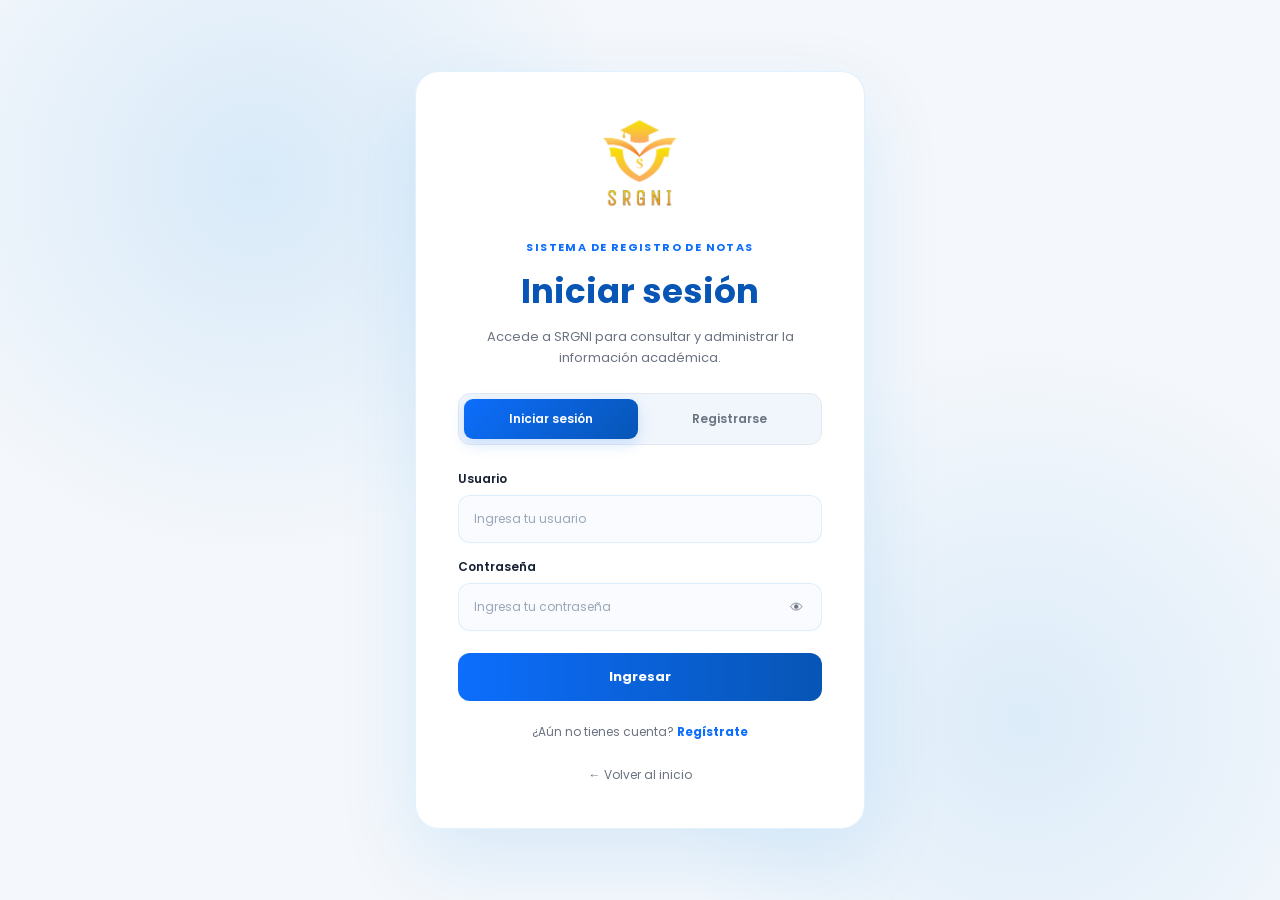
<file: login.html>
<!DOCTYPE html>
<html lang="es">

<head>
    <meta charset="UTF-8">
    <meta name="viewport" content="width=device-width, initial-scale=1.0">

    <title>SRGNI - Iniciar sesión</title>

    <link rel="stylesheet" href="style.css">
</head>

<body class="login-page">

    <main class="login-card">

        <!-- LOGO -->
        <a href="index.html" class="login-logo-link">
            <img src="imagenes/logo.png" class="login-logo" alt="SRGNI">
        </a>

        <span class="login-tag">
            SISTEMA DE REGISTRO DE NOTAS
        </span>


        <!-- =========================
             INICIO DE SESIÓN
        ========================== -->

        <div id="loginSection">

            <h1>Iniciar sesión</h1>

            <p class="login-text">
                Accede a SRGNI para consultar y administrar
                la información académica.
            </p>


            <!-- PESTAÑAS -->

            <div class="login-tabs">

                <button
                    type="button"
                    id="loginTab"
                    class="login-tab active">
                    Iniciar sesión
                </button>

                <button
                    type="button"
                    id="registerTab"
                    class="login-tab">
                    Registrarse
                </button>

            </div>


            <!-- FORMULARIO LOGIN -->

            <form id="loginForm" class="login-form">

                <label for="usuario">
                    Usuario
                </label>

                <input
                    type="text"
                    id="usuario"
                    name="usuario"
                    placeholder="Ingresa tu usuario"
                    required
                    autocomplete="username">


                <label for="password">
                    Contraseña
                </label>

                <div class="password-container">

                    <input
                        type="password"
                        id="password"
                        name="password"
                        placeholder="Ingresa tu contraseña"
                        required
                        autocomplete="current-password">

                    <button
                        type="button"
                        class="password-toggle"
                        id="togglePassword">
                        👁
                    </button>

                </div>


                <button
                    type="submit"
                    class="login-button">

                    Ingresar

                </button>

                <p
                    id="loginMessage"
                    class="login-message"
                    aria-live="polite">
                </p>

            </form>


            <p class="register-question">
                ¿Aún no tienes cuenta?
                <button
                    type="button"
                    id="openRegister">
                    Regístrate
                </button>
            </p>

        </div>



        <!-- =========================
             REGISTRO
        ========================== -->

        <div
            id="registerSection"
            class="register-section">

            <h1>Crear cuenta</h1>

            <p class="login-text">
                Regístrate en SRGNI para acceder al sistema académico.
            </p>


            <!-- PESTAÑAS -->

            <div class="login-tabs">

                <button
                    type="button"
                    id="loginTab2"
                    class="login-tab">

                    Iniciar sesión

                </button>

                <button
                    type="button"
                    id="registerTab2"
                    class="login-tab active">

                    Registrarse

                </button>

            </div>


            <!-- FORMULARIO REGISTRO -->

            <form
                id="registerForm"
                class="login-form">


                <label for="nombre">
                    Nombre completo
                </label>

                <input
                    type="text"
                    id="nombre"
                    name="nombre"
                    placeholder="Ingresa tu nombre completo"
                    required>


                <label for="correoRegistro">
                    Correo electrónico
                </label>

                <input
                    type="email"
                    id="correoRegistro"
                    name="correoRegistro"
                    placeholder="tucorreo@institucion.edu.co"
                    required>


                <label for="tipoUsuario">
                    Tipo de usuario
                </label>

                <select
                    id="tipoUsuario"
                    name="tipoUsuario"
                    required>

                    <option value="">
                        Selecciona una opción
                    </option>

                    <option value="estudiante">
                        Estudiante
                    </option>

                    <option value="docente">
                        Docente
                    </option>

                </select>


                <label for="passwordRegistro">
                    Contraseña
                </label>

                <div class="password-container">

                    <input
                        type="password"
                        id="passwordRegistro"
                        name="passwordRegistro"
                        placeholder="Mínimo 6 caracteres"
                        minlength="6"
                        required>

                    <button
                        type="button"
                        class="password-toggle"
                        id="toggleRegisterPassword">

                        👁

                    </button>

                </div>


                <label for="confirmPassword">
                    Confirmar contraseña
                </label>

                <input
                    type="password"
                    id="confirmPassword"
                    name="confirmPassword"
                    placeholder="Repite tu contraseña"
                    minlength="6"
                    required>


                <button
                    type="submit"
                    class="login-button">

                    Crear cuenta

                </button>


                <p
                    id="registerMessage"
                    class="login-message"
                    aria-live="polite">
                </p>

            </form>


            <p class="register-question">

                ¿Ya tienes una cuenta?

                <button
                    type="button"
                    id="backToLogin">

                    Inicia sesión

                </button>

            </p>

        </div>


        <!-- VOLVER AL INICIO -->

        <a
            href="index.html"
            class="back-link">

            ← Volver al inicio

        </a>

    </main>


    <script src="scrip.js"></script>

</body>

</html>
</file>
<file: style.css>
@import url('https://fonts.googleapis.com/css2?family=Poppins:wght@300;400;500;600;700;800&display=swap');

* {
    margin: 0;
    padding: 0;
    box-sizing: border-box;
    text-decoration: none;
}

html { scroll-behavior: smooth; }

body {
    font-family: "Poppins", sans-serif;
    background-color: #eef4fb;
    color: #113c63;
}

img { max-width: 100%; display: block; }

.container {
    max-width: 1200px;
    margin: 0 auto;
    padding: 0 20px;
}

/* =========================
   HEADER
========================= */
header {
    min-height: 760px;
    background-image: linear-gradient(180deg, rgba(255,255,255,0.9), rgba(220,235,250,0.72)), url("imagenes/bg.jpg");
    background-position: center center;
    background-repeat: no-repeat;
    background-size: cover;
    position: relative;
    padding-top: 58px;
}

.SRGNI {
    position: fixed;
    top: 0;
    left: 0;
    right: 0;
    width: 100%;
    margin: 0;
    display: flex;
    align-items: center;
    justify-content: space-between;
    z-index: 1000;
    padding: 5px 35px;
    min-height: 58px;
    border: none;
    border-radius: 0;
    background: rgba(255, 255, 255, 0.92);
    backdrop-filter: blur(14px);
    box-shadow: 0 2px 12px rgba(13, 139, 232, 0.10);
}

.logo {
    width: 115px;
    height: auto;
}

.SRGNI .navbar ul {
    list-style: none;
    display: flex;
    align-items: center;
    gap: 4px;
}

.SRGNI .navbar ul li {
    position: relative;
}

.SRGNI .navbar ul li a {
    font-size: 14px;
    padding: 12px 18px;
    color: #113c63;
    display: block;
    text-transform: uppercase;
    transition: color .2s ease;
    font-weight: 700;
    letter-spacing: 0.2px;
}

.SRGNI .navbar ul li a:hover {
    color: #0d8be8;
}

#SRGNI {
    display: none;
}

.SRGNI-icono {
    width: 25px;
}

.SRGNI label {
    cursor: pointer;
    display: none;
}

.header-content {
    min-height: 760px;
    display: flex;
    align-items: center;
    justify-content: space-between;
    gap: 60px;
    padding-top: 100px;
}

.header-txt {
    width: 55%;
}

.header-txt h1 {
    font-size: clamp(45px, 7vw, 80px);
    line-height: 1;
    margin-bottom: 25px;
    font-weight: 800;
    color: #113c63;
    letter-spacing: 1px;
}

.header-txt p {
    max-width: 650px;
    color: #5e6f86;
    line-height: 1.8;
    margin-bottom: 30px;
}

.header-img {
    width: 40%;
    display: flex;
    justify-content: center;
}

.header-img img {
    max-height: 500px;
    object-fit: contain;
}

.botones {
    display: flex;
    flex-wrap: wrap;
    gap: 15px;
}

.btn-1,
.btn-2,
.load-more {
    display: inline-flex;
    align-items: center;
    justify-content: center;
    padding: 13px 25px;
    border-radius: 8px;
    font-weight: 600;
    cursor: pointer;
    transition: .2s ease;
}

.btn-1 {
    background: linear-gradient(135deg, #0d8be8, #0a6fcb);
    color: #ffffff;
    box-shadow: 0 10px 25px rgba(13, 139, 232, 0.25);
}

.btn-2 {
    background: #ffffff;
    color: #0a6fcb;
    border: 1px solid rgba(13, 139, 232, 0.13);
}

.btn-1:hover,
.btn-2:hover,
.load-more:hover {
    transform: translateY(-4px);
    box-shadow: 0 15px 35px rgba(13, 139, 232, 0.20);
}

.icon { width: 22px; margin-left: 8px; }

/* =========================
   PRODUCTOS / TARJETAS
========================= */
.product-SRGNI {
    padding: 80px 0;
    background: linear-gradient(180deg, #f5f9ff 0%, #edf5ff 100%);
}

.product { text-align: center; margin-bottom: 35px; }

.title {
    font-size: 36px;
    margin-bottom: 20px;
    color: #113c63;
    letter-spacing: .5px;
}

.imagenes {
    max-width: 300px;
    margin: 0 auto;
}

.Información-nav {
    display: flex;
    justify-content: center;
    gap: 10px;
    flex-wrap: wrap;
    margin-bottom: 35px;
    padding: 8px;
    width: fit-content;
    max-width: 100%;
    margin-left: auto;
    margin-right: auto;
    border: 1px solid rgba(13, 139, 232, 0.12);
    border-radius: 14px;
    background: rgba(13, 139, 232, 0.05);
}

.tab {
    padding: 12px 25px;
    border: 1px solid transparent;
    border-radius: 8px;
    color: #113c63;
    cursor: pointer;
    transition: .25s ease;
    font-weight: 600;
}

.tab.active,
.tab:hover {
    background: linear-gradient(135deg, #0d8be8, #0a6fcb);
    color: #ffffff;
    border-color: #0d8be8;
    box-shadow: 0 8px 25px rgba(13, 139, 232, 0.20);
}

.tab-content { margin-bottom: 30px; display: none; animation: fadeUp .35s ease; }
.tab-content.visible { display: block; }

.box-container-1,
.box-container-2,
.box-container-3 {
    display: grid;
    grid-template-columns: repeat(3, 1fr);
    gap: 25px;
}

.box-1,
.box-2,
.box-3 {
    background: linear-gradient(145deg, #ffffff, #f2f9ff);
    border: 1px solid rgba(13, 139, 232, 0.12);
    border-radius: 12px;
    overflow: hidden;
    transition: transform .2s ease, border-color .2s ease, box-shadow .2s ease;
    box-shadow: 0 15px 35px rgba(13, 139, 232, 0.08);
}

.box-1:hover,
.box-2:hover,
.box-3:hover {
    transform: translateY(-5px);
    border-color: #0d8be8;
    box-shadow: 0 22px 45px rgba(13, 139, 232, 0.15);
}

.image {
    min-height: 200px;
    display: flex;
    align-items: center;
    justify-content: center;
    background: radial-gradient(circle at center, rgba(13, 139, 232, 0.08), transparent 58%), #f9fbff;
}

.image img {
    width: 150px;
    height: 150px;
    object-fit: contain;
    border-radius: 18px;
    transition: transform .3s ease;
}

.box-1:hover .image img,
.box-2:hover .image img,
.box-3:hover .image img { transform: scale(1.06); }

.content { padding: 22px; }

.content h3 { 
    margin-bottom: 10px; 
    font-size: 20px;
    color: #113c63;
}

.content p {
    color: #5e6f86;
    line-height: 1.7;
    font-size: 14px;
}

.icons { margin-top: 18px; min-height: 25px; }

.buy {
    display: inline-flex;
    align-items: center;
    display: none;
}

.buy img { width: 25px; }

.load-more {
    margin-top: 30px;
    background: linear-gradient(135deg, #0d8be8, #0a6fcb);
    color: #ffffff;
    border: 1px solid transparent;
    box-shadow: 0 10px 25px rgba(13, 139, 232, 0.16);
}

/* =========================
   INFORMACIÓN
========================= */
.info {
    padding: 80px 0;
    background: #eaf3ff;
    position: relative;
    overflow: hidden;
}

.info::before {
    content: "";
    position: absolute;
    width: 260px;
    height: 260px;
    border: 1px solid rgba(13, 139, 232, 0.18);
    border-radius: 50%;
    right: -90px;
    top: 30px;
}

.info-content {
    display: flex;
    align-items: center;
    justify-content: space-between;
    gap: 60px;
}

.info-txt { width: 55%; }
.info-txt > p { color: #0d8be8; font-weight: 600; }
.info-txt h2 { font-size: 40px; margin: 8px 0 30px; color: #113c63; }
.info-sec { display: grid; gap: 25px; }

.info-1 {
    display: flex;
    align-items: flex-start;
    gap: 20px;
    padding: 18px;
    border: 1px solid rgba(13, 139, 232, 0.12);
    border-radius: 16px;
    background: rgba(13, 139, 232, 0.03);
}

.info-1 > img { width: 55px; height: 55px; object-fit: contain; }
.info-2 h3 { margin-bottom: 8px; color: #113c63; }
.info-2 p { color: #5e6f86; line-height: 1.7; }

.info-img {
    width: 40%;
    display: flex;
    justify-content: center;
}

.info-img img { 
    max-height: 450px; 
    object-fit: contain;
    filter: drop-shadow(0 20px 35px rgba(13, 139, 232, 0.15));
}

/* =========================
   FOOTER
========================= */
.footer {
    padding-top: 60px;
    padding-bottom: 60px;
    display: grid;
    grid-template-columns: 1.3fr repeat(4, 1fr);
    gap: 35px;
    background: #eef4fb;
    border-top: 1px solid rgba(13, 139, 232, 0.12);
    margin-top: 30px;
}

.logo-2 { width: 150px; }
.links h4 { margin-bottom: 15px; color: #113c63; }
.links ul { list-style: none; }
.links li { margin-bottom: 9px; }
.links a { color: #5e6f86; transition: color .2s ease; }
.links a:hover { color: #0d8be8; }

.socials { display: flex; gap: 10px; }
.social {
    width: 40px;
    height: 40px;
    border-radius: 50%;
    background: rgba(13, 139, 232, 0.1);
    display: flex;
    align-items: center;
    justify-content: center;
    transition: .25s ease;
    border: 1px solid rgba(13, 139, 232, 0.2);
}
.social img { width: 20px; }
.social:hover { transform: translateY(-4px); background: linear-gradient(135deg, #0d8be8, #0a6fcb); }

/* =========================
   RESPONSIVE
========================= */
@media (max-width: 900px) {
    .SRGNI label { display: block; }

    .SRGNI .navbar {
        position: absolute;
        top: 75px;
        left: 0;
        right: 0;
        display: none;
        background: rgba(255, 255, 255, 0.95);
        border-radius: 10px;
        padding: 10px;
        box-shadow: 0 10px 30px rgba(13, 139, 232, 0.15);
    }

    #SRGNI:checked ~ .navbar { display: block; }

    .SRGNI .navbar ul {
        display: block;
    }

    .SRGNI .navbar ul li a { 
        padding: 14px;
        color: #113c63;
    }

    .header-content,
    .info-content {
        flex-direction: column;
        text-align: center;
    }

    .header-txt,
    .header-img,
    .info-txt,
    .info-img { width: 100%; }

    .botones { justify-content: center; }

    .box-container-1,
    .box-container-2,
    .box-container-3 {
        grid-template-columns: repeat(2, 1fr);
    }

    .info-1 { text-align: left; }

    .footer { grid-template-columns: repeat(2, 1fr); }
}

@media (max-width: 600px) {
    header,
    .header-content { min-height: 700px; }

    .header-txt h1 { font-size: 48px; }

    .box-container-1,
    .box-container-2,
    .box-container-3 {
        grid-template-columns: 1fr;
    }

    /* FOOTER ORDENADO EN MÓVIL */
    .footer {
        grid-template-columns: repeat(2, 1fr);
        gap: 35px 25px;
        padding: 45px 25px;
        text-align: center;
        margin-top: 0;
    }

    .footer > * {
        margin: 0 auto;
        width: 100%;
    }

    .logo-2 {
        grid-column: 1 / -1;
        width: 130px;
    }

    .links h4 { margin-bottom: 12px; }
    .links li { margin-bottom: 7px; }

    .socials {
        justify-content: center;
        flex-wrap: wrap;
    }
}

@media (max-width: 420px) {
    .footer { grid-template-columns: 1fr; }
}

:root {
    --primary: #0d8be8;
    --primary-strong: #0a6fcb;
    --primary-dark: #113c63;
    --primary-soft: #dfeeff;
    --bg-main: #eef4fb;
    --bg-soft: #eaf3ff;
    --text: #113c63;
    --text-muted: #5e6f86;
    --line: rgba(13, 139, 232, 0.12);
}

html { scroll-padding-top: 90px; }
body { background: var(--bg-main); }

header {
    overflow: hidden;
    background-image:
        radial-gradient(circle at 75% 30%, rgba(13, 139, 232, 0.12), transparent 32%),
        linear-gradient(135deg, rgba(238, 244, 251, 0.88), rgba(220, 235, 250, 0.55)),
        url("imagenes/bg.jpg");
}

header::after {
    content: "";
    position: absolute;
    left: 0;
    right: 0;
    bottom: 0;
    height: 140px;
    background: linear-gradient(transparent, var(--bg-main));
    pointer-events: none;
}

.logo { filter: drop-shadow(0 8px 18px rgba(13, 139, 232, 0.15)); }

.header-content { position: relative; z-index: 2; }

.header-video {
    width: 42%;
    display: flex;
    justify-content: center;
    position: relative;
}

.header-video::before {
    content: "";
    position: absolute;
    inset: -22px;
    border-radius: 28px;
    background: linear-gradient(135deg, rgba(13, 139, 232, 0.15), rgba(255, 255, 255, 0.05));
    filter: blur(2px);
    z-index: -1;
}

.header-video-element {
    width: 100%;
    max-height: 480px;
    object-fit: cover;
    border-radius: 24px;
    border: 1px solid rgba(13, 139, 232, 0.15);
    box-shadow: 0 25px 70px rgba(13, 139, 232, 0.15), 0 0 45px rgba(13, 139, 232, 0.08);
    background: #f9fbff;
}

.btn-1, .btn-2 { min-width: 175px; }

/* =========================================================
   PANTALLA DE INICIO DE SESIÓN SRGNI
========================================================= */

.login-page {

    min-height: 100vh;

    display: grid;

    place-items: center;

    padding: 30px;

    background:
        radial-gradient(
            circle at 20% 20%,
            rgba(13, 139, 232, 0.12),
            transparent 30%
        ),

        radial-gradient(
            circle at 80% 80%,
            rgba(13, 139, 232, 0.10),
            transparent 30%
        ),

        var(--background);

}


/* =========================================================
   TARJETA
========================================================= */

.login-card {

    width: min(450px, 100%);

    padding: 42px;

    border: 1px solid rgba(13, 139, 232, 0.12);

    border-radius: 24px;

    background: rgba(255, 255, 255, 0.97);

    box-shadow:
        0 30px 80px rgba(13, 139, 232, 0.12);

    text-align: center;

    backdrop-filter: blur(16px);

    animation: fadeUp .5s ease;

}


/* =========================================================
   LOGO
========================================================= */

.login-logo-link {

    display: inline-block;

    text-decoration: none;

}


.login-logo {

    width: 110px;

    max-height: 100px;

    object-fit: contain;

    margin: 0 auto 18px;

}


/* =========================================================
   ETIQUETA
========================================================= */

.login-tag {

    display: block;

    color: var(--primary);

    font-size: 11px;

    font-weight: 700;

    letter-spacing: 1.4px;

}


/* =========================================================
   TÍTULO
========================================================= */

.login-card h1 {

    margin: 10px 0;

    font-size: 34px;

    color: var(--primary-dark);

}


.login-text {

    color: var(--text-muted);

    line-height: 1.6;

    margin-bottom: 25px;

    font-size: 13px;

}


/* =========================================================
   PESTAÑAS
========================================================= */

.login-tabs {

    width: 100%;

    display: grid;

    grid-template-columns: 1fr 1fr;

    gap: 5px;

    padding: 5px;

    margin-bottom: 25px;

    background: #f1f6fc;

    border: 1px solid var(--line);

    border-radius: 12px;

}


.login-tab {

    border: none;

    border-radius: 9px;

    padding: 11px 10px;

    background: transparent;

    color: var(--text-muted);

    font-family: inherit;

    font-size: 12px;

    font-weight: 600;

    cursor: pointer;

    transition: .25s ease;

}


.login-tab:hover {

    color: var(--primary);

}


.login-tab.active {

    color: white;

    background:
        linear-gradient(
            135deg,
            var(--primary),
            var(--primary-dark)
        );

    box-shadow:
        0 5px 15px rgba(13, 110, 253, .18);

}


/* =========================================================
   FORMULARIO
========================================================= */

.login-form {

    text-align: left;

}


.login-form label {

    display: block;

    margin: 15px 0 7px;

    font-size: 12px;

    font-weight: 600;

    color: var(--text);

}


.login-form input,
.login-form select {

    width: 100%;

    box-sizing: border-box;

    padding: 14px 15px;

    border: 1px solid rgba(13, 139, 232, 0.12);

    border-radius: 12px;

    background: #f9fbff;

    color: var(--text);

    font-family: inherit;

    font-size: 12px;

    outline: none;

    transition: .2s ease;

}


.login-form input::placeholder {

    color: #9aa7b6;

}


.login-form input:focus,
.login-form select:focus {

    border-color: var(--primary);

    background: white;

    box-shadow:
        0 0 0 3px rgba(13, 139, 232, 0.12);

}


/* =========================================================
   CONTRASEÑA
========================================================= */

.password-container {

    position: relative;

    width: 100%;

}


.password-container input {

    padding-right: 45px;

}


.password-toggle {

    position: absolute;

    right: 10px;

    top: 50%;

    transform: translateY(-50%);

    width: 32px;

    height: 32px;

    border: none;

    background: transparent;

    color: var(--text-muted);

    cursor: pointer;

    border-radius: 8px;

}


.password-toggle:hover {

    background: var(--primary-soft);

    color: var(--primary);

}


/* =========================================================
   BOTÓN INGRESAR / REGISTRAR
========================================================= */

.login-button {

    width: 100%;

    margin-top: 22px;

    padding: 14px;

    border: 0;

    border-radius: 12px;

    background:
        linear-gradient(
            90deg,
            var(--primary),
            var(--primary-dark)
        );

    color: white;

    font-family: inherit;

    font-size: 13px;

    font-weight: 700;

    cursor: pointer;

    transition: .2s ease;

}


.login-button:hover {

    filter: brightness(1.08);

    transform: translateY(-1px);

    box-shadow:
        0 10px 25px rgba(13, 139, 232, 0.25);

}


.login-button:active {

    transform: translateY(0);

}


/* =========================================================
   MENSAJES
========================================================= */

.login-message {

    display: none;

    color: var(--text);

    font-size: 12px;

    margin-top: 15px;

    line-height: 1.5;

    text-align: center;

}


.login-message.show {

    display: block;

}


/* =========================================================
   REGISTRO
========================================================= */

.register-section {

    display: none;

}


.register-section.active {

    display: block;

}


.register-question {

    margin-top: 22px;

    color: var(--text-muted);

    font-size: 12px;

}


.register-question button {

    border: none;

    background: transparent;

    color: var(--primary);

    font-family: inherit;

    font-size: inherit;

    font-weight: 700;

    cursor: pointer;

    padding: 0;

}


.register-question button:hover {

    text-decoration: underline;

}


/* =========================================================
   VOLVER
========================================================= */

.back-link {

    display: inline-block;

    margin-top: 25px;

    color: var(--text-muted);

    font-size: 12px;

    text-decoration: none;

    transition: .2s ease;

}


.back-link:hover {

    color: var(--primary);

}


/* =========================================================
   ANIMACIÓN
========================================================= */

@keyframes fadeUp {

    from {

        opacity: 0;

        transform: translateY(12px);

    }

    to {

        opacity: 1;

        transform: translateY(0);

    }

}


/* =========================================================
   RESPONSIVE
========================================================= */

@media (max-width: 600px) {

    .login-page {

        padding: 18px;

    }


    .login-card {

        padding: 30px 22px;

        border-radius: 20px;

    }


    .login-card h1 {

        font-size: 28px;

    }


    .login-logo {

        width: 90px;

    }

}
@keyframes fadeUp {
    from { opacity: 0; transform: translateY(12px); }
    to { opacity: 1; transform: translateY(0); }
}

@media (max-width: 900px) {
    .SRGNI {
    width: 100%;
    padding: 5px 20px;
}
    .header-video { width: 85%; }
}

@media (max-width: 600px) {
    .SRGNI { padding: 8px 12px; }
    .header-video { width: 100%; }
    .header-video-element { max-height: 300px; }
    .login-card { padding: 30px 22px; }
}

.info-container-new {
    display: grid;
    grid-template-columns: 1fr 1fr;
    gap: 60px;
    align-items: start;
    padding-top: 20px;
}

.info-column-left,
.info-column-right {
    display: flex;
    flex-direction: column;
    gap: 25px;
}

.info-column-left h2,
.info-column-right h2 {
    font-size: 24px;
    font-weight: 700;
    margin-bottom: 10px;
    letter-spacing: 1px;
    color: #113c63;
}

.info-column-right h2 {
    color: #0d8be8;
}

.info-description {
    color: #5e6f86;
    line-height: 1.8;
    font-size: 15px;
}

/* ITEMS DE CONTACTO */
.contact-items {
    display: flex;
    flex-direction: column;
    gap: 18px;
    margin: 20px 0;
}

.contact-item {
    display: flex;
    align-items: center;
    gap: 15px;
    padding: 14px 16px;
    background: rgba(13, 139, 232, 0.05);
    border: 1px solid rgba(13, 139, 232, 0.12);
    border-radius: 10px;
    transition: all .3s ease;
}

.contact-item:hover {
    background: rgba(13, 139, 232, 0.12);
    border-color: #0d8be8;
}

.contact-icon {
    font-size: 20px;
}

.contact-item a {
    color: #113c63;
    font-weight: 500;
    text-decoration: none;
    font-size: 15px;
}

.contact-item a:hover {
    color: #0d8be8;
}

/* FORMULARIO */
.form-group {
    margin-bottom: 16px;
}

#contactForm input[type="text"],
#contactForm input[type="email"],
#contactForm input[type="tel"],
#contactForm textarea {
    width: 100%;
    padding: 14px 16px;
    border: none;
    border-radius: 8px;
    background: #f5f5f5;
    color: #101116;
    font-family: "Poppins", sans-serif;
    font-size: 14px;
    outline: none;
    transition: box-shadow .3s ease;
}

#contactForm input[type="text"]::placeholder,
#contactForm input[type="email"]::placeholder,
#contactForm input[type="tel"]::placeholder,
#contactForm textarea::placeholder {
    color: #999;
}

#contactForm input[type="text"]:focus,
#contactForm input[type="email"]:focus,
#contactForm input[type="tel"]:focus,
#contactForm textarea:focus {
    box-shadow: 0 0 0 3px rgba(13, 139, 232, 0.20);
}

#contactForm textarea {
    resize: vertical;
    min-height: 100px;
}

/* CHECKBOX */
.checkbox-group {
    display: flex;
    align-items: center;
    gap: 10px;
    margin: 20px 0;
}

.checkbox-group input[type="checkbox"] {
    width: 20px;
    height: 20px;
    cursor: pointer;
    accent-color: #0d8be8;
    flex-shrink: 0;
}

.checkbox-group label {
    color: #113c63;
    font-size: 14px;
    cursor: pointer;
}

/* BOTÓN ENVIAR */
#contactForm button {
    width: 100%;
    padding: 16px;
    background: linear-gradient(90deg, #FF9500, #FF7C00);
    color: white;
    border: none;
    border-radius: 8px;
    font-size: 15px;
    font-weight: 700;
    letter-spacing: .5px;
    cursor: pointer;
    transition: all .3s ease;
    margin-top: 10px;
}

#contactForm button:hover {
    filter: brightness(1.08);
    transform: translateY(-2px);
    box-shadow: 0 10px 25px rgba(255, 149, 0, .30);
}

#contactForm button:active {
    transform: translateY(0);
}

/* MENSAJES DE ERROR Y ÉXITO */
.error {
    color: #ff6b6b;
    font-size: 12px;
    margin-top: 5px;
    display: none;
}

.success {
    background: rgba(76, 175, 80, .15);
    color: #81c784;
    padding: 14px;
    border-radius: 8px;
    margin-bottom: 15px;
    display: none;
    border: 1px solid rgba(76, 175, 80, .3);
    font-size: 14px;
    text-align: center;
}

/* RESPONSIVE */
@media (max-width: 1024px) {
    .info-container-new {
        grid-template-columns: 1fr;
        gap: 40px;
    }
}

@media (max-width: 600px) {
    .info-container-new {
        grid-template-columns: 1fr;
        gap: 30px;
    }

    .info-column-left h2,
    .info-column-right h2 {
        font-size: 20px;
    }

    .contact-items {
        gap: 12px;
    }

    #contactForm input,
    #contactForm textarea,
    #contactForm button {
        font-size: 16px;
    }
}
/* =========================================================
   PANEL PRINCIPAL SRGNI
========================================================= */

.dashboard-page {
    min-height: 100vh;
    background: #f4f8fd;
    color: var(--text);
}


/* =========================================================
   MENÚ LATERAL
========================================================= */

.sidebar {
    position: fixed;
    top: 0;
    left: 0;
    width: 260px;
    height: 100vh;
    background: linear-gradient(180deg, #ffffff 0%, #f4f9ff 100%);
    border-right: 1px solid rgba(13, 139, 232, .12);
    box-shadow: 10px 0 35px rgba(13, 139, 232, .07);
    z-index: 2000;
    display: flex;
    flex-direction: column;
    padding: 25px 16px;
    transition: transform .3s ease;
}


/* LOGO */

.sidebar-logo {
    display: flex;
    justify-content: center;
    padding: 5px 0 25px;
}

.sidebar-logo img {
    width: 135px;
    height: auto;
}


/* USUARIO */

.user-sidebar {
    display: flex;
    align-items: center;
    gap: 12px;
    padding: 15px;
    margin-bottom: 20px;
    border-radius: 15px;
    background: linear-gradient(
        135deg,
        rgba(13,139,232,.09),
        rgba(13,139,232,.03)
    );
    border: 1px solid rgba(13,139,232,.10);
}

.user-sidebar span {
    display: block;
    margin-top: 3px;
    font-size: 11px;
    color: var(--text-muted);
}


.user-avatar,
.header-avatar,
.profile-avatar {
    display: flex;
    align-items: center;
    justify-content: center;
    flex-shrink: 0;
    border-radius: 50%;
    background: linear-gradient(
        135deg,
        var(--primary),
        var(--primary-strong)
    );
    color: #ffffff;
    font-weight: 700;
}


.user-avatar {
    width: 42px;
    height: 42px;
}


/* NAVEGACIÓN */

.sidebar-nav {
    display: flex;
    flex-direction: column;
    gap: 5px;
    overflow-y: auto;
}


.sidebar-link {
    width: 100%;
    min-height: 48px;
    display: flex;
    align-items: center;
    gap: 13px;
    padding: 12px 14px;
    border: none;
    border-radius: 11px;
    background: transparent;
    color: var(--text-muted);
    font-family: "Poppins", sans-serif;
    font-size: 13px;
    font-weight: 600;
    text-align: left;
    cursor: pointer;
    transition: all .25s ease;
}


.sidebar-link:hover {
    color: var(--primary);
    background: rgba(13,139,232,.07);
    transform: translateX(3px);
}


.sidebar-link.active {
    color: #ffffff;
    background: linear-gradient(
        135deg,
        var(--primary),
        var(--primary-strong)
    );
    box-shadow: 0 8px 20px rgba(13,139,232,.22);
}


.nav-icon {
    width: 25px;
    text-align: center;
    font-size: 18px;
}


.notification-badge {
    margin-left: auto;
    min-width: 21px;
    height: 21px;
    padding: 0 5px;
    display: flex;
    align-items: center;
    justify-content: center;
    border-radius: 50px;
    background: #ff5d73;
    color: white;
    font-size: 10px;
    font-weight: 700;
}


.sidebar-link.active .notification-badge {
    background: white;
    color: var(--primary);
}


.sidebar-bottom {
    margin-top: auto;
    padding-top: 15px;
    border-top: 1px solid rgba(13,139,232,.10);
}


.logout-link:hover {
    color: #e54861;
    background: rgba(229,72,97,.08);
}


/* =========================================================
   CONTENIDO PRINCIPAL
========================================================= */

.dashboard-main {
    margin-left: 260px;
    min-height: 100vh;
    display: flex;
    flex-direction: column;
}


/* =========================================================
   ENCABEZADO
========================================================= */

.dashboard-header {
    min-height: 82px;
    padding: 15px 35px;
    display: flex;
    align-items: center;
    justify-content: space-between;
    gap: 20px;
    background: rgba(255,255,255,.94);
    border-bottom: 1px solid rgba(13,139,232,.10);
    backdrop-filter: blur(14px);
    position: sticky;
    top: 0;
    z-index: 1000;
}


.header-left,
.header-right {
    display: flex;
    align-items: center;
}


.header-left {
    gap: 15px;
}


.header-right {
    gap: 22px;
}


.dashboard-label,
.page-title > span,
.section-heading > div > span,
.box-heading span,
.welcome-tag {
    display: block;
    color: var(--primary);
    font-size: 10px;
    font-weight: 800;
    letter-spacing: 1.3px;
}


.dashboard-header h1 {
    margin-top: 2px;
    color: var(--primary-dark);
    font-size: 22px;
}


.menu-toggle {
    display: none;
    width: 42px;
    height: 42px;
    border: none;
    border-radius: 10px;
    background: var(--primary-soft);
    color: var(--primary);
    font-size: 21px;
    cursor: pointer;
}


.header-notification {
    position: relative;
    width: 42px;
    height: 42px;
    border: 1px solid var(--line);
    border-radius: 12px;
    background: white;
    font-size: 18px;
    cursor: pointer;
    transition: .2s ease;
}


.header-notification:hover {
    background: var(--primary-soft);
    transform: translateY(-2px);
}


.header-notification span {
    position: absolute;
    top: -4px;
    right: -4px;
    min-width: 18px;
    height: 18px;
    padding: 0 4px;
    border-radius: 50%;
    background: #ff5d73;
    color: white;
    font-size: 9px;
    display: flex;
    align-items: center;
    justify-content: center;
}


.header-user {
    display: flex;
    align-items: center;
    gap: 10px;
}


.header-avatar {
    width: 42px;
    height: 42px;
}


.header-user-info strong {
    display: block;
    color: var(--primary-dark);
    font-size: 13px;
}


.header-user-info span {
    display: block;
    color: var(--text-muted);
    font-size: 10px;
}


/* =========================================================
   CONTENIDO
========================================================= */

.dashboard-content {
    width: 100%;
    max-width: 1500px;
    margin: 0 auto;
    padding: 35px;
}


.dashboard-section {
    display: none;
    animation: dashboardFade .3s ease;
}


.dashboard-section.active-section {
    display: block;
}


@keyframes dashboardFade {

    from {
        opacity: 0;
        transform: translateY(8px);
    }

    to {
        opacity: 1;
        transform: translateY(0);
    }

}


/* =========================================================
   BIENVENIDA
========================================================= */

.welcome-box {
    display: flex;
    align-items: center;
    justify-content: space-between;
    gap: 30px;
    padding: 32px;
    margin-bottom: 35px;
    border-radius: 22px;
    background:
        radial-gradient(
            circle at 90% 20%,
            rgba(255,255,255,.28),
            transparent 25%
        ),
        linear-gradient(
            135deg,
            #0d8be8,
            #0a6fcb
        );
    color: white;
    overflow: hidden;
    box-shadow: 0 20px 50px rgba(13,139,232,.20);
}


.welcome-box .welcome-tag {
    color: rgba(255,255,255,.75);
}


.welcome-box h2 {
    margin: 8px 0;
    font-size: clamp(25px, 4vw, 34px);
}


.welcome-box p {
    max-width: 650px;
    color: rgba(255,255,255,.85);
    font-size: 13px;
    line-height: 1.7;
}


.welcome-icon {
    width: 100px;
    height: 100px;
    display: flex;
    align-items: center;
    justify-content: center;
    flex-shrink: 0;
    border-radius: 25px;
    background: rgba(255,255,255,.14);
    font-size: 45px;
}


/* =========================================================
   TÍTULOS
========================================================= */

.section-heading,
.box-heading {
    display: flex;
    align-items: center;
    justify-content: space-between;
    gap: 20px;
}


.section-heading {
    margin-bottom: 18px;
}


.section-heading h2,
.page-title h2 {
    margin-top: 4px;
    color: var(--primary-dark);
}


.page-title {
    margin-bottom: 30px;
}


.page-title h2 {
    font-size: 32px;
}


.page-title p {
    max-width: 750px;
    margin-top: 7px;
    color: var(--text-muted);
    font-size: 13px;
    line-height: 1.7;
}


.refresh-button,
.small-link {
    border: none;
    background: transparent;
    color: var(--primary);
    font-family: inherit;
    font-weight: 600;
    cursor: pointer;
}


.refresh-button:hover,
.small-link:hover {
    text-decoration: underline;
}


/* =========================================================
   TARJETAS DE RESUMEN
========================================================= */

.summary-grid {
    display: grid;
    grid-template-columns: repeat(4, 1fr);
    gap: 18px;
    margin-bottom: 30px;
}


.summary-card {
    position: relative;
    display: flex;
    align-items: center;
    gap: 15px;
    padding: 22px;
    border: 1px solid rgba(13,139,232,.10);
    border-radius: 17px;
    background: white;
    box-shadow: 0 12px 30px rgba(13,139,232,.07);
    cursor: pointer;
    transition: all .25s ease;
    overflow: hidden;
}


.summary-card::before {
    content: "";
    position: absolute;
    left: 0;
    top: 0;
    bottom: 0;
    width: 4px;
    background: var(--primary);
}


.summary-card:hover {
    transform: translateY(-5px);
    border-color: rgba(13,139,232,.25);
    box-shadow: 0 18px 40px rgba(13,139,232,.13);
}


.summary-icon {
    width: 52px;
    height: 52px;
    flex-shrink: 0;
    display: flex;
    align-items: center;
    justify-content: center;
    border-radius: 15px;
    background: var(--primary-soft);
    font-size: 24px;
}


.summary-info span {
    display: block;
    color: var(--text-muted);
    font-size: 11px;
}


.summary-info strong {
    display: block;
    margin: 3px 0;
    color: var(--primary-dark);
    font-size: 25px;
}


.summary-info small {
    color: #8a9aab;
    font-size: 9px;
}


.card-arrow {
    margin-left: auto;
    color: var(--primary);
    font-size: 20px;
}


/* =========================================================
   COLUMNAS
========================================================= */

.dashboard-columns {
    display: grid;
    grid-template-columns: 1fr 1fr;
    gap: 22px;
}


.dashboard-box {
    padding: 25px;
    border: 1px solid rgba(13,139,232,.10);
    border-radius: 18px;
    background: white;
    box-shadow: 0 12px 30px rgba(13,139,232,.06);
}


.dashboard-box h3 {
    margin-top: 3px;
    color: var(--primary-dark);
}


/* ACCIONES */

.quick-actions {
    display: grid;
    grid-template-columns: 1fr 1fr;
    gap: 12px;
    margin-top: 20px;
}


.quick-actions button {
    padding: 15px;
    border: 1px solid rgba(13,139,232,.10);
    border-radius: 12px;
    background: #f8fbff;
    color: var(--text);
    font-family: inherit;
    font-size: 11px;
    font-weight: 600;
    cursor: pointer;
    text-align: left;
    transition: .2s ease;
}


.quick-actions button span {
    display: block;
    margin-bottom: 7px;
    font-size: 22px;
}


.quick-actions button:hover {
    border-color: var(--primary);
    background: var(--primary-soft);
    transform: translateY(-2px);
}


/* ACTIVIDAD */

.activity-list {
    margin-top: 18px;
}


.activity-item {
    display: flex;
    align-items: center;
    gap: 12px;
    padding: 13px 0;
    border-bottom: 1px solid #edf2f7;
}


.activity-item:last-child {
    border-bottom: none;
}


.activity-icon {
    width: 38px;
    height: 38px;
    display: flex;
    align-items: center;
    justify-content: center;
    border-radius: 10px;
    background: var(--primary-soft);
}


.activity-item strong {
    display: block;
    color: var(--primary-dark);
    font-size: 11px;
}


.activity-item span {
    display: block;
    margin-top: 3px;
    color: var(--text-muted);
    font-size: 9px;
}


/* =========================================================
   SECCIONES DE GESTIÓN
========================================================= */

.management-grid,
.reports-grid {
    display: grid;
    grid-template-columns: repeat(3, 1fr);
    gap: 20px;
}


.management-card,
.report-card {
    padding: 28px;
    border: 1px solid rgba(13,139,232,.10);
    border-radius: 18px;
    background: white;
    box-shadow: 0 12px 30px rgba(13,139,232,.06);
    transition: .25s ease;
}


.management-card:hover,
.report-card:hover {
    transform: translateY(-5px);
    border-color: rgba(13,139,232,.25);
    box-shadow: 0 18px 40px rgba(13,139,232,.12);
}


.management-card-icon,
.report-icon {
    width: 58px;
    height: 58px;
    display: flex;
    align-items: center;
    justify-content: center;
    margin-bottom: 18px;
    border-radius: 15px;
    background: var(--primary-soft);
    font-size: 27px;
}


.management-card h3,
.report-card h3 {
    margin-bottom: 10px;
    color: var(--primary-dark);
}


.management-card p,
.report-card p {
    min-height: 50px;
    margin-bottom: 20px;
    color: var(--text-muted);
    font-size: 12px;
    line-height: 1.7;
}


/* =========================================================
   BOTONES
========================================================= */

.primary-button,
.secondary-button {
    padding: 11px 17px;
    border-radius: 9px;
    font-family: inherit;
    font-size: 11px;
    font-weight: 700;
    cursor: pointer;
    transition: .2s ease;
}


.primary-button {
    border: none;
    background: linear-gradient(
        135deg,
        var(--primary),
        var(--primary-strong)
    );
    color: white;
    box-shadow: 0 8px 20px rgba(13,139,232,.18);
}


.secondary-button {
    border: 1px solid rgba(13,139,232,.20);
    background: white;
    color: var(--primary);
}


.primary-button:hover,
.secondary-button:hover {
    transform: translateY(-2px);
    box-shadow: 0 10px 25px rgba(13,139,232,.20);
}


/* =========================================================
   TABLA DE CALIFICACIONES
========================================================= */

.grades-panel {
    padding: 25px;
    border-radius: 18px;
    background: white;
    border: 1px solid var(--line);
    box-shadow: 0 12px 30px rgba(13,139,232,.06);
}


.grades-header {
    display: flex;
    align-items: center;
    justify-content: space-between;
    gap: 20px;
    margin-bottom: 25px;
}


.grades-header h3 {
    color: var(--primary-dark);
}


.grades-header p {
    margin-top: 5px;
    color: var(--text-muted);
    font-size: 12px;
}


.fake-table {
    width: 100%;
    overflow-x: auto;
}


.table-row {
    min-width: 650px;
    display: grid;
    grid-template-columns: 1.3fr 1fr 1fr .5fr;
    align-items: center;
    padding: 14px 15px;
    border-bottom: 1px solid #edf2f7;
    color: var(--text-muted);
    font-size: 11px;
}


.table-head {
    border-radius: 8px;
    background: var(--primary-soft);
    color: var(--primary-dark);
    font-weight: 700;
}


.table-row strong {
    color: var(--primary);
}


/* =========================================================
   NOTIFICACIONES
========================================================= */

.notifications-panel {
    max-width: 900px;
    display: grid;
    gap: 12px;
}


.notification-item {
    display: flex;
    gap: 15px;
    padding: 20px;
    border: 1px solid rgba(13,139,232,.10);
    border-radius: 15px;
    background: white;
    transition: .2s ease;
}


.notification-item:hover {
    border-color: var(--primary);
    transform: translateX(3px);
}


.notification-item.unread {
    background: linear-gradient(
        90deg,
        rgba(13,139,232,.07),
        white
    );
}


.notification-icon {
    width: 45px;
    height: 45px;
    display: flex;
    align-items: center;
    justify-content: center;
    flex-shrink: 0;
    border-radius: 12px;
    background: var(--primary-soft);
    font-size: 20px;
}


.notification-item strong {
    color: var(--primary-dark);
    font-size: 12px;
}


.notification-item p {
    margin: 5px 0;
    color: var(--text-muted);
    font-size: 11px;
}


.notification-item small {
    color: #8b9aaa;
    font-size: 9px;
}


/* =========================================================
   PERFIL
========================================================= */

.profile-panel {
    max-width: 850px;
    padding: 30px;
    border: 1px solid var(--line);
    border-radius: 20px;
    background: white;
    box-shadow: 0 15px 35px rgba(13,139,232,.07);
}


.profile-header {
    display: flex;
    align-items: center;
    gap: 18px;
    padding-bottom: 25px;
    border-bottom: 1px solid #edf2f7;
}


.profile-avatar {
    width: 75px;
    height: 75px;
    font-size: 25px;
}


.profile-header h3 {
    color: var(--primary-dark);
    font-size: 20px;
}


.profile-header span {
    color: var(--text-muted);
    font-size: 11px;
}


.profile-data {
    display: grid;
    grid-template-columns: 1fr 1fr;
    gap: 15px;
    margin-top: 25px;
}


.profile-data div {
    padding: 18px;
    border-radius: 12px;
    background: #f7faff;
}


.profile-data span {
    display: block;
    margin-bottom: 5px;
    color: var(--text-muted);
    font-size: 10px;
}


.profile-data strong {
    color: var(--primary-dark);
    font-size: 13px;
}


.status-active {
    color: #20a464 !important;
}


/* =========================================================
   MODAL
========================================================= */

.notification-modal {
    position: fixed;
    inset: 0;
    display: none;
    align-items: center;
    justify-content: center;
    padding: 20px;
    background: rgba(17,60,99,.45);
    backdrop-filter: blur(5px);
    z-index: 5000;
}


.notification-modal.show {
    display: flex;
}


.notification-modal-content {
    width: min(480px, 100%);
    padding: 25px;
    border-radius: 20px;
    background: white;
    box-shadow: 0 30px 80px rgba(0,0,0,.20);
    animation: modalShow .25s ease;
}


@keyframes modalShow {

    from {
        opacity: 0;
        transform: translateY(15px) scale(.98);
    }

    to {
        opacity: 1;
        transform: translateY(0) scale(1);
    }

}


.modal-header {
    display: flex;
    align-items: flex-start;
    justify-content: space-between;
    margin-bottom: 20px;
}


.modal-header span {
    color: var(--primary);
    font-size: 9px;
    font-weight: 800;
    letter-spacing: 1px;
}


.modal-header h3 {
    margin-top: 3px;
    color: var(--primary-dark);
}


.modal-header button {
    width: 35px;
    height: 35px;
    border: none;
    border-radius: 8px;
    background: #f0f5fa;
    color: var(--text);
    font-size: 22px;
    cursor: pointer;
}


.modal-notification {
    display: flex;
    gap: 13px;
    padding: 15px 0;
    border-bottom: 1px solid #edf2f7;
}


.modal-notification > span {
    font-size: 20px;
}


.modal-notification strong {
    display: block;
    color: var(--primary-dark);
    font-size: 11px;
}


.modal-notification p {
    margin-top: 3px;
    color: var(--text-muted);
    font-size: 10px;
}


.modal-button {
    width: 100%;
    margin-top: 20px;
}


/* =========================================================
   FOOTER
========================================================= */

.dashboard-footer {
    margin-top: auto;
    padding: 20px 35px;
    display: flex;
    align-items: center;
    justify-content: space-between;
    gap: 15px;
    border-top: 1px solid rgba(13,139,232,.08);
    color: var(--text-muted);
    font-size: 10px;
    background: white;
}


/* =========================================================
   RESPONSIVE - TABLET
========================================================= */

@media (max-width: 1100px) {

    .summary-grid {
        grid-template-columns: repeat(2, 1fr);
    }

    .management-grid,
    .reports-grid {
        grid-template-columns: repeat(2, 1fr);
    }

}


/* =========================================================
   RESPONSIVE - TABLET PEQUEÑA
========================================================= */

@media (max-width: 900px) {

    .sidebar {
        transform: translateX(-100%);
    }

    .sidebar.sidebar-open {
        transform: translateX(0);
    }

    .dashboard-main {
        margin-left: 0;
    }

    .menu-toggle {
        display: flex;
        align-items: center;
        justify-content: center;
    }

    .dashboard-header {
        padding: 14px 20px;
    }

    .dashboard-content {
        padding: 25px 20px;
    }

    .dashboard-columns {
        grid-template-columns: 1fr;
    }

    .header-user-info {
        display: none;
    }

}


/* =========================================================
   RESPONSIVE - CELULAR
========================================================= */

@media (max-width: 600px) {

    .dashboard-header {
        min-height: 70px;
        padding: 10px 14px;
    }

    .dashboard-header h1 {
        font-size: 17px;
    }

    .dashboard-label {
        font-size: 8px;
    }

    .header-right {
        gap: 8px;
    }

    .header-notification,
    .menu-toggle {
        width: 38px;
        height: 38px;
    }

    .header-avatar {
        width: 36px;
        height: 36px;
    }

    .dashboard-content {
        padding: 18px 14px;
    }

    .welcome-box {
        padding: 22px;
    }

    .welcome-icon {
        display: none;
    }

    .summary-grid {
        grid-template-columns: 1fr;
    }

    .management-grid,
    .reports-grid {
        grid-template-columns: 1fr;
    }

    .quick-actions {
        grid-template-columns: 1fr;
    }

    .profile-data {
        grid-template-columns: 1fr;
    }

    .grades-header {
        align-items: flex-start;
        flex-direction: column;
    }

    .dashboard-footer {
        padding: 18px;
        flex-direction: column;
        text-align: center;
    }

}
/* =========================================================
   SRGNI - PANELES ESTUDIANTE Y DOCENTE
   ========================================================= */


/* VARIABLES */

:root {

    --primary: #0d6efd;
    --primary-dark: #0755b5;
    --primary-soft: #eaf3ff;

    --white: #ffffff;
    --background: #f4f7fb;

    --text: #172033;
    --text-muted: #6b7280;

    --line: #e4e9f1;

    --green: #16a34a;
    --orange: #f59e0b;
    --purple: #7c3aed;

    --shadow:
        0 10px 30px rgba(31, 45, 61, 0.08);

}


/* =========================================================
   BASE
   ========================================================= */

.dashboard-page {

    margin: 0;

    min-height: 100vh;

    background: var(--background);

    color: var(--text);

    font-family: "Poppins", sans-serif;

}


/* =========================================================
   SIDEBAR
   ========================================================= */

.dashboard-sidebar {

    position: fixed;

    top: 0;
    left: 0;

    width: 270px;

    height: 100vh;

    background: var(--white);

    border-right: 1px solid var(--line);

    display: flex;

    flex-direction: column;

    z-index: 1000;

    transition:
        transform 0.3s ease,
        width 0.3s ease;

}


/* LOGO */

.sidebar-logo {

    height: 90px;

    padding: 0 24px;

    display: flex;

    align-items: center;

    gap: 12px;

    border-bottom: 1px solid var(--line);

}


.sidebar-logo img {

    width: 48px;

    height: 48px;

    object-fit: contain;

}


.sidebar-logo h2 {

    margin: 0;

    font-size: 22px;

    color: var(--primary);

    font-weight: 700;

}


.sidebar-logo span {

    display: block;

    font-size: 11px;

    color: var(--text-muted);

}


/* =========================================================
   NAVEGACIÓN
   ========================================================= */

.dashboard-nav {

    padding: 22px 14px;

    display: flex;

    flex-direction: column;

    gap: 6px;

}


.nav-item {

    position: relative;

    width: 100%;

    border: none;

    background: transparent;

    color: var(--text-muted);

    padding: 13px 15px;

    border-radius: 10px;

    display: flex;

    align-items: center;

    gap: 12px;

    font-family: inherit;

    font-size: 13px;

    font-weight: 500;

    cursor: pointer;

    text-align: left;

    transition: all 0.25s ease;

}


.nav-item:hover {

    background: var(--primary-soft);

    color: var(--primary);

    transform: translateX(3px);

}


.nav-item.active {

    background: var(--primary);

    color: var(--white);

    box-shadow:
        0 6px 15px rgba(13, 110, 253, 0.20);

}


.nav-icon {

    width: 24px;

    min-width: 24px;

    text-align: center;

    font-size: 17px;

}


.notification-badge {

    margin-left: auto;

    min-width: 20px;

    height: 20px;

    padding: 0 5px;

    display: flex;

    align-items: center;

    justify-content: center;

    border-radius: 20px;

    background: #ef4444;

    color: white;

    font-size: 10px;

    font-weight: 600;

}


/* =========================================================
   PARTE INFERIOR SIDEBAR
   ========================================================= */

.sidebar-bottom {

    margin-top: auto;

    padding: 18px;

    border-top: 1px solid var(--line);

}


.logout-btn {

    width: 100%;

    padding: 12px 15px;

    border: none;

    border-radius: 10px;

    background: #fff1f2;

    color: #dc2626;

    font-family: inherit;

    font-size: 13px;

    font-weight: 500;

    cursor: pointer;

    display: flex;

    align-items: center;

    gap: 10px;

    transition: 0.25s;

}


.logout-btn:hover {

    background: #fee2e2;

    transform: translateY(-2px);

}


/* =========================================================
   CONTENIDO PRINCIPAL
   ========================================================= */

.dashboard-main {

    margin-left: 270px;

    min-height: 100vh;

    padding: 0 32px 40px;

}


/* =========================================================
   HEADER
   ========================================================= */

.dashboard-header {

    height: 90px;

    display: flex;

    align-items: center;

    justify-content: space-between;

    border-bottom: 1px solid var(--line);

    margin-bottom: 30px;

}


.header-section-label {

    display: block;

    color: var(--primary);

    font-size: 11px;

    font-weight: 600;

    margin-bottom: 3px;

}


.header-title h1 {

    margin: 0;

    font-size: 24px;

    font-weight: 600;

}


.header-user {

    display: flex;

    align-items: center;

    gap: 13px;

}


.header-user-info {

    display: flex;

    flex-direction: column;

    text-align: right;

}


.header-user-info strong {

    font-size: 13px;

}


.header-user-info small {

    color: var(--text-muted);

    font-size: 10px;

}


.user-avatar {

    width: 42px;

    height: 42px;

    border-radius: 50%;

    display: flex;

    align-items: center;

    justify-content: center;

    background: var(--primary);

    color: white;

    font-size: 15px;

    font-weight: 600;

}


/* =========================================================
   BOTÓN NOTIFICACIONES
   ========================================================= */

.notification-button {

    position: relative;

    width: 40px;

    height: 40px;

    border: 1px solid var(--line);

    background: white;

    border-radius: 10px;

    cursor: pointer;

    font-size: 17px;

    transition: 0.25s;

}


.notification-button:hover {

    border-color: var(--primary);

    background: var(--primary-soft);

}


.notification-button span {

    position: absolute;

    top: -5px;

    right: -5px;

    width: 18px;

    height: 18px;

    border-radius: 50%;

    display: flex;

    align-items: center;

    justify-content: center;

    background: #ef4444;

    color: white;

    font-size: 9px;

}


/* =========================================================
   SECCIONES
   ========================================================= */

.dashboard-section {

    display: none;

    animation: dashboardFade 0.3s ease;

}


.dashboard-section.active {

    display: block;

}


@keyframes dashboardFade {

    from {

        opacity: 0;

        transform: translateY(8px);

    }

    to {

        opacity: 1;

        transform: translateY(0);

    }

}


/* =========================================================
   BIENVENIDA
   ========================================================= */

.welcome-card {

    background:
        linear-gradient(
            135deg,
            #0d6efd,
            #0755b5
        );

    border-radius: 18px;

    padding: 30px;

    color: white;

    display: flex;

    align-items: center;

    justify-content: space-between;

    margin-bottom: 25px;

    box-shadow:
        0 12px 30px rgba(13, 110, 253, 0.20);

}


.welcome-small {

    display: block;

    opacity: 0.8;

    font-size: 11px;

    margin-bottom: 5px;

}


.welcome-card h2 {

    margin: 0 0 8px;

    font-size: 24px;

}


.welcome-card p {

    margin: 0;

    max-width: 650px;

    font-size: 12px;

    opacity: 0.85;

}


.welcome-icon {

    font-size: 55px;

    opacity: 0.9;

}


/* =========================================================
   TARJETAS
   ========================================================= */

.dashboard-cards {

    display: grid;

    grid-template-columns:
        repeat(4, minmax(0, 1fr));

    gap: 18px;

    margin-bottom: 25px;

}


.dashboard-card {

    background: white;

    border: 1px solid var(--line);

    border-radius: 15px;

    padding: 20px;

    display: flex;

    align-items: center;

    gap: 15px;

    box-shadow: var(--shadow);

    transition:
        transform 0.25s,
        box-shadow 0.25s;

}


.dashboard-card:hover {

    transform: translateY(-4px);

    box-shadow:
        0 14px 30px rgba(31, 45, 61, 0.12);

}


.card-icon {

    width: 48px;

    height: 48px;

    border-radius: 12px;

    display: flex;

    align-items: center;

    justify-content: center;

    font-size: 21px;

}


.card-icon.blue {

    background: #eaf3ff;

}


.card-icon.green {

    background: #ecfdf3;

}


.card-icon.purple {

    background: #f3e8ff;

}


.card-icon.orange {

    background: #fff7ed;

}


.dashboard-card span {

    display: block;

    color: var(--text-muted);

    font-size: 11px;

    margin-bottom: 4px;

}


.dashboard-card strong {

    display: block;

    font-size: 24px;

    font-weight: 600;

}


/* =========================================================
   GRID
   ========================================================= */

.dashboard-grid {

    display: grid;

    grid-template-columns:
        minmax(0, 1.7fr)
        minmax(280px, 1fr);

    gap: 20px;

}


/* =========================================================
   CAJAS
   ========================================================= */

.dashboard-box {

    background: white;

    border: 1px solid var(--line);

    border-radius: 15px;

    padding: 22px;

    box-shadow: var(--shadow);

}


.box-header {

    display: flex;

    align-items: center;

    justify-content: space-between;

    gap: 15px;

    margin-bottom: 20px;

}


.box-header span {

    color: var(--text-muted);

    font-size: 10px;

}


.box-header h3 {

    margin: 3px 0 0;

    font-size: 16px;

}


/* =========================================================
   TABLAS
   ========================================================= */

.table-responsive {

    width: 100%;

    overflow-x: auto;

}


.dashboard-table {

    width: 100%;

    border-collapse: collapse;

    min-width: 600px;

}


.dashboard-table th {

    padding: 12px;

    text-align: left;

    background: #f8fafc;

    color: var(--text-muted);

    font-size: 10px;

    font-weight: 600;

    border-bottom: 1px solid var(--line);

}


.dashboard-table td {

    padding: 13px 12px;

    border-bottom: 1px solid var(--line);

    font-size: 11px;

}


.dashboard-table tr:last-child td {

    border-bottom: none;

}


.grade {

    padding: 4px 8px;

    border-radius: 6px;

    font-size: 10px;

    font-weight: 600;

}


.grade.good {

    background: #dcfce7;

    color: #15803d;

}


.grade.medium {

    background: #fef3c7;

    color: #b45309;

}


/* =========================================================
   BOTONES
   ========================================================= */

.primary-btn {

    border: none;

    background: var(--primary);

    color: white;

    border-radius: 9px;

    padding: 10px 15px;

    font-family: inherit;

    font-size: 11px;

    font-weight: 500;

    cursor: pointer;

    transition: 0.25s;

}


.primary-btn:hover {

    background: var(--primary-dark);

    transform: translateY(-2px);

}


.small-btn {

    border: 1px solid #cbd5e1;

    background: white;

    color: var(--primary);

    border-radius: 8px;

    padding: 8px 12px;

    font-family: inherit;

    font-size: 10px;

    font-weight: 600;

    cursor: pointer;

    transition: 0.25s;

}


.small-btn:hover {

    background: var(--primary-soft);

    border-color: var(--primary);

}


/* =========================================================
   ACTIVIDADES
   ========================================================= */

.activity-list {

    display: flex;

    flex-direction: column;

    gap: 12px;

}


.activity-item {

    display: flex;

    align-items: center;

    gap: 12px;

    padding: 11px;

    border-radius: 10px;

    background: #f8fafc;

}


.activity-icon {

    width: 38px;

    height: 38px;

    border-radius: 9px;

    background: var(--primary-soft);

    display: flex;

    align-items: center;

    justify-content: center;

}


.activity-item strong {

    display: block;

    font-size: 11px;

}


.activity-item span {

    display: block;

    color: var(--text-muted);

    font-size: 9px;

    margin-top: 2px;

}


/* =========================================================
   ENCABEZADOS DE SECCIÓN
   ========================================================= */

.section-heading {

    display: flex;

    justify-content: space-between;

    align-items: center;

    margin-bottom: 25px;

}


.section-heading span {

    font-size: 10px;

    color: var(--primary);

    font-weight: 600;

}


.section-heading h2 {

    margin: 3px 0 0;

    font-size: 23px;

}


/* =========================================================
   ASIGNATURAS
   ========================================================= */

.subject-grid {

    display: grid;

    grid-template-columns:
        repeat(3, minmax(0, 1fr));

    gap: 18px;

}


.subject-card {

    background: white;

    border: 1px solid var(--line);

    border-radius: 15px;

    padding: 22px;

    box-shadow: var(--shadow);

    transition: 0.25s;

}


.subject-card:hover {

    transform: translateY(-4px);

    border-color: #bcd7ff;

}


.subject-icon {

    width: 48px;

    height: 48px;

    background: var(--primary-soft);

    border-radius: 12px;

    display: flex;

    align-items: center;

    justify-content: center;

    font-size: 22px;

    margin-bottom: 16px;

}


.subject-card h3 {

    margin: 0 0 7px;

    font-size: 15px;

}


.subject-card p {

    margin: 0 0 13px;

    color: var(--text-muted);

    font-size: 10px;

}


.subject-status {

    display: inline-block;

    background: #eaf3ff;

    color: var(--primary);

    padding: 5px 9px;

    border-radius: 6px;

    font-size: 9px;

    font-weight: 600;

}


/* =========================================================
   PROMEDIO
   ========================================================= */

.average-panel {

    background: white;

    border: 1px solid var(--line);

    border-radius: 15px;

    padding: 30px;

    display: flex;

    align-items: center;

    gap: 35px;

    margin-bottom: 20px;

    box-shadow: var(--shadow);

}


.average-circle {

    width: 150px;

    height: 150px;

    min-width: 150px;

    border-radius: 50%;

    border: 10px solid #dbeafe;

    background: #eff6ff;

    display: flex;

    align-items: center;

    justify-content: center;

    flex-direction: column;

}


.average-circle strong {

    color: var(--primary);

    font-size: 38px;

}


.average-circle span {

    color: var(--text-muted);

    font-size: 11px;

}


.average-information {

    flex: 1;

}


.average-information h3 {

    margin: 0 0 7px;

    font-size: 18px;

}


.average-information p {

    margin: 0 0 20px;

    color: var(--text-muted);

    font-size: 11px;

}


.progress-container {

    display: flex;

    align-items: center;

    gap: 12px;

}


.progress-bar {

    flex: 1;

    height: 9px;

    background: #e5e7eb;

    border-radius: 10px;

    overflow: hidden;

}


.progress-bar span {

    display: block;

    height: 100%;

    background: var(--primary);

    border-radius: inherit;

}


/* =========================================================
   LISTA PROMEDIOS
   ========================================================= */

.average-list {

    display: flex;

    flex-direction: column;

}


.average-row {

    display: flex;

    justify-content: space-between;

    padding: 14px 0;

    border-bottom: 1px solid var(--line);

    font-size: 11px;

}


.average-row:last-child {

    border-bottom: none;

}


.average-row strong {

    color: var(--primary);

}


/* =========================================================
   HORARIO
   ========================================================= */

.schedule-grid {

    display: grid;

    grid-template-columns:
        repeat(5, minmax(170px, 1fr));

    gap: 15px;

    overflow-x: auto;

}


.schedule-day {

    background: white;

    border: 1px solid var(--line);

    border-radius: 14px;

    padding: 15px;

    min-width: 170px;

}


.schedule-day h3 {

    margin: 0 0 15px;

    color: var(--primary);

    font-size: 13px;

}


.schedule-class {

    background: #f8fafc;

    border-left: 3px solid var(--primary);

    border-radius: 7px;

    padding: 11px;

    margin-bottom: 10px;

}


.schedule-class strong {

    display: block;

    font-size: 10px;

}


.schedule-class span {

    display: block;

    margin-top: 5px;

    color: var(--primary);

    font-size: 9px;

}


.schedule-class small {

    display: block;

    margin-top: 3px;

    color: var(--text-muted);

    font-size: 8px;

}


/* =========================================================
   NOTIFICACIONES
   ========================================================= */

.notification-list {

    display: flex;

    flex-direction: column;

    gap: 12px;

}


.system-notification {

    background: white;

    border: 1px solid var(--line);

    border-radius: 13px;

    padding: 17px;

    display: flex;

    gap: 15px;

    box-shadow: var(--shadow);

}


.system-notification.unread {

    border-left: 4px solid var(--primary);

}


.notification-icon {

    width: 42px;

    height: 42px;

    min-width: 42px;

    border-radius: 10px;

    background: var(--primary-soft);

    display: flex;

    align-items: center;

    justify-content: center;

}


.system-notification strong {

    display: block;

    font-size: 12px;

}


.system-notification p {

    margin: 5px 0;

    color: var(--text-muted);

    font-size: 10px;

}


.system-notification small {

    color: #9ca3af;

    font-size: 8px;

}


/* =========================================================
   PERFIL
   ========================================================= */

.profile-card {

    background: white;

    border: 1px solid var(--line);

    border-radius: 17px;

    padding: 30px;

    display: flex;

    align-items: center;

    gap: 25px;

    box-shadow: var(--shadow);

}


.profile-avatar {

    width: 90px;

    height: 90px;

    min-width: 90px;

    border-radius: 50%;

    background: var(--primary);

    color: white;

    display: flex;

    align-items: center;

    justify-content: center;

    font-size: 32px;

    font-weight: 600;

}


.profile-information h2 {

    margin: 0;

    font-size: 20px;

}


.profile-information > p {

    margin: 5px 0 20px;

    color: var(--text-muted);

    font-size: 10px;

}


.profile-details {

    display: flex;

    flex-wrap: wrap;

    gap: 30px;

}


.profile-details div {

    display: flex;

    flex-direction: column;

    gap: 4px;

}


.profile-details span {

    color: var(--text-muted);

    font-size: 9px;

}


.profile-details strong {

    font-size: 11px;

}


.profile-active {

    color: var(--green);

}


/* =========================================================
   BUSCADOR
   ========================================================= */

.search-bar {

    display: flex;

    margin-bottom: 20px;

}


.search-bar input {

    flex: 1;

    border: 1px solid var(--line);

    border-right: none;

    border-radius: 9px 0 0 9px;

    padding: 11px 14px;

    outline: none;

    font-family: inherit;

    font-size: 11px;

}


.search-bar input:focus {

    border-color: var(--primary);

}


.search-bar button {

    width: 45px;

    border: none;

    background: var(--primary);

    color: white;

    border-radius: 0 9px 9px 0;

    cursor: pointer;

}


/* =========================================================
   ESTADOS
   ========================================================= */

.status-active {

    background: #dcfce7;

    color: #15803d;

    padding: 5px 8px;

    border-radius: 6px;

    font-size: 9px;

    font-weight: 600;

}


.table-action {

    border: none;

    background: var(--primary-soft);

    color: var(--primary);

    border-radius: 6px;

    padding: 5px 9px;

    font-family: inherit;

    font-size: 9px;

    cursor: pointer;

}


/* =========================================================
   FORMULARIO NOTAS
   ========================================================= */

.grade-form-card {

    background: white;

    border: 1px solid var(--line);

    border-radius: 15px;

    padding: 25px;

    max-width: 800px;

    box-shadow: var(--shadow);

}


.form-group {

    margin-bottom: 18px;

}


.form-group label {

    display: block;

    margin-bottom: 7px;

    font-size: 11px;

    font-weight: 500;

}


.form-group input,
.form-group select {

    width: 100%;

    box-sizing: border-box;

    border: 1px solid var(--line);

    border-radius: 8px;

    padding: 11px 12px;

    outline: none;

    font-family: inherit;

    font-size: 11px;

    background: white;

}


.form-group input:focus,
.form-group select:focus {

    border-color: var(--primary);

    box-shadow:
        0 0 0 3px rgba(13, 110, 253, 0.08);

}


.form-message {

    margin-top: 15px;

    font-size: 10px;

    font-weight: 500;

}


/* =========================================================
   INFORMES
   ========================================================= */

.report-grid {

    display: grid;

    grid-template-columns:
        repeat(3, minmax(0, 1fr));

    gap: 18px;

}


.report-card {

    background: white;

    border: 1px solid var(--line);

    border-radius: 15px;

    padding: 24px;

    box-shadow: var(--shadow);

}


.report-icon {

    width: 50px;

    height: 50px;

    border-radius: 12px;

    background: var(--primary-soft);

    display: flex;

    align-items: center;

    justify-content: center;

    font-size: 22px;

    margin-bottom: 15px;

}


.report-card h3 {

    margin: 0 0 8px;

    font-size: 14px;

}


.report-card p {

    color: var(--text-muted);

    font-size: 10px;

    line-height: 1.6;

    margin-bottom: 18px;

}


/* =========================================================
   MODAL
   ========================================================= */

.dashboard-modal {

    position: fixed;

    inset: 0;

    background: rgba(15, 23, 42, 0.45);

    display: none;

    align-items: center;

    justify-content: center;

    z-index: 3000;

    padding: 20px;

}


.dashboard-modal.active {

    display: flex;

}


.modal-content {

    width: 100%;

    max-width: 400px;

    background: white;

    border-radius: 18px;

    padding: 30px;

    text-align: center;

    position: relative;

    box-shadow:
        0 25px 60px rgba(0, 0, 0, 0.18);

}


.modal-close {

    position: absolute;

    top: 12px;

    right: 15px;

    width: 30px;

    height: 30px;

    border: none;

    background: #f1f5f9;

    border-radius: 50%;

    cursor: pointer;

    font-size: 20px;

}


.modal-icon {

    font-size: 40px;

    margin-bottom: 10px;

}


.modal-content h2 {

    margin: 0 0 8px;

}


.modal-content p {

    color: var(--text-muted);

    font-size: 11px;

    margin-bottom: 20px;

}


/* =========================================================
   MENÚ MÓVIL
   ========================================================= */

.mobile-menu-btn {

    display: none;

    position: fixed;

    top: 15px;

    left: 15px;

    z-index: 2000;

    width: 42px;

    height: 42px;

    border: none;

    border-radius: 10px;

    background: var(--primary);

    color: white;

    font-size: 20px;

    cursor: pointer;

    box-shadow:
        0 5px 15px rgba(13, 110, 253, 0.25);

}


.sidebar-overlay {

    display: none;

}


/* =========================================================
   TABLET
   ========================================================= */

@media (max-width: 1100px) {

    .dashboard-sidebar {

        width: 230px;

    }


    .dashboard-main {

        margin-left: 230px;

        padding-left: 25px;

        padding-right: 25px;

    }


    .dashboard-cards {

        grid-template-columns:
            repeat(2, 1fr);

    }


    .subject-grid {

        grid-template-columns:
            repeat(2, 1fr);

    }


    .report-grid {

        grid-template-columns:
            repeat(2, 1fr);

    }

}


/* =========================================================
   MÓVIL
   ========================================================= */

@media (max-width: 768px) {

    .mobile-menu-btn {

        display: block;

    }


    .dashboard-sidebar {

        width: 270px;

        transform: translateX(-100%);

        box-shadow:
            10px 0 30px rgba(0,0,0,0.08);

    }


    .dashboard-sidebar.mobile-open {

        transform: translateX(0);

    }


    .sidebar-overlay {

        position: fixed;

        inset: 0;

        background: rgba(15, 23, 42, 0.35);

        z-index: 900;

    }


    .sidebar-overlay.active {

        display: block;

    }


    .dashboard-main {

        margin-left: 0;

        padding: 0 16px 30px;

    }


    .dashboard-header {

        padding-left: 55px;

        height: 80px;

    }


    .header-title h1 {

        font-size: 20px;

    }


    .header-user-info {

        display: none;

    }


    .dashboard-cards {

        grid-template-columns:
            repeat(2, 1fr);

    }


    .dashboard-grid {

        grid-template-columns: 1fr;

    }


    .subject-grid {

        grid-template-columns: 1fr;

    }


    .report-grid {

        grid-template-columns: 1fr;

    }


    .welcome-card {

        padding: 22px;

    }


    .welcome-card h2 {

        font-size: 20px;

    }


    .welcome-icon {

        font-size: 40px;

    }


    .average-panel {

        flex-direction: column;

        text-align: center;

    }


    .average-information {

        width: 100%;

    }


    .profile-card {

        flex-direction: column;

        text-align: center;

    }


    .profile-details {

        justify-content: center;

    }

}


/* =========================================================
   CELULARES PEQUEÑOS
   ========================================================= */

@media (max-width: 480px) {

    .dashboard-cards {

        grid-template-columns: 1fr;

    }


    .dashboard-header {

        margin-bottom: 20px;

    }


    .header-user {

        gap: 7px;

    }


    .notification-button {

        width: 36px;

        height: 36px;

    }


    .user-avatar {

        width: 36px;

        height: 36px;

    }


    .welcome-card {

        flex-direction: column;

        align-items: flex-start;

        gap: 15px;

    }


    .section-heading {

        align-items: flex-start;

        flex-direction: column;

        gap: 12px;

    }


    .section-heading h2 {

        font-size: 20px;

    }


    .dashboard-box {

        padding: 16px;

    }


    .profile-details {

        flex-direction: column;

        gap: 15px;

    }

}


@media (max-width: 900px) {

    .sidebar.open,
    .sidebar.active,
    .sidebar.sidebar-open {
        transform: translateX(0);
    }

}

@media (max-width: 768px) {

    .dashboard-sidebar.open,
    .dashboard-sidebar.active,
    .dashboard-sidebar.mobile-open {
        transform: translateX(0);
    }

}
</file>
